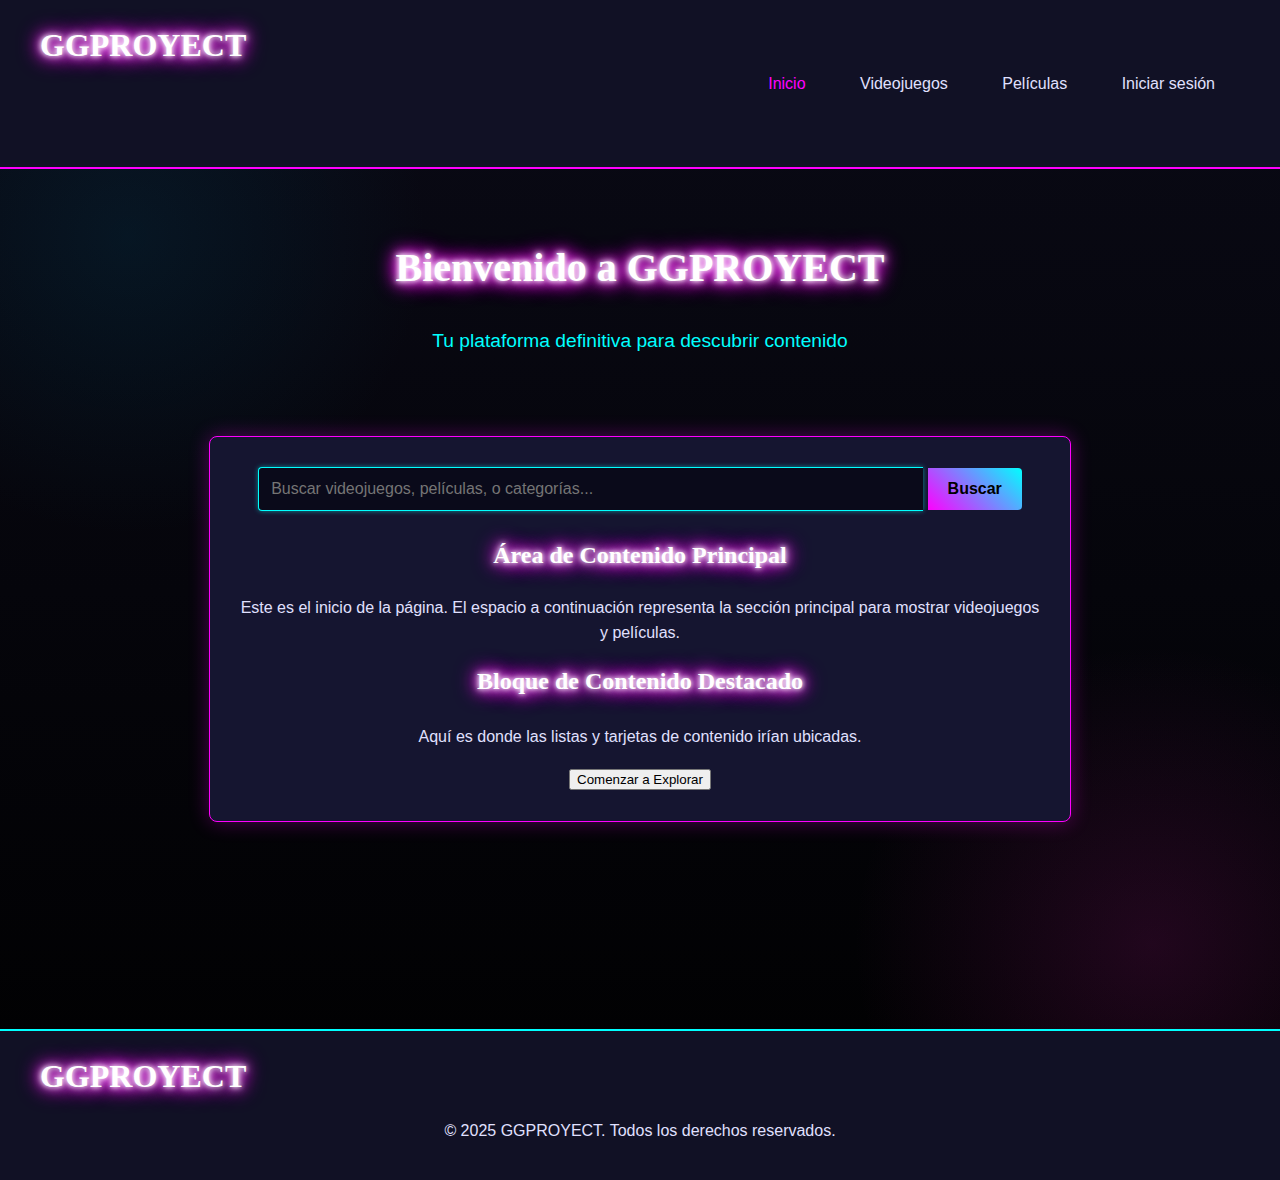
<file: index.html>
<!DOCTYPE html>
<html lang="es">
<head>
    <meta charset="UTF-8">
    <meta name="viewport" content="width=device-width, initial-scale=1.0">
    <title>Inicio | GGPROYECT</title>
    <link rel="stylesheet" href="css/css_general.css">
    
</head>
<body>
    
    <header>
        <div class="logo">GGPROYECT</div>
        
        <nav>
             <a href="index.html"style="color: #ff00ff;">Inicio</a>
            <a href="html/lista_juegos.html" >Videojuegos</a>
            <a href="html/lista_peliculas.html">Películas</a>
            <a href="html/login.html">Iniciar sesión</a>
        </nav>
    </header>
    
    <div class="main-content">
        <div class="hero-section">
            <h1 class="hero-title">Bienvenido a GGPROYECT</h1>
            <p class="hero-subtitle">Tu plataforma definitiva para descubrir contenido</p>
        </div>
        
        <div class="simple-content-box">
            
            <div class="search-container">
                <input id="buscar" type="text" class="search-input" placeholder="Buscar videojuegos, películas, o categorías...">
                <button id ="boton_busqueda" class="search-button">Buscar</button>
            </div>
            
            <h2>Área de Contenido Principal</h2>
            <p>Este es el inicio de la página. El espacio a continuación representa la sección principal para mostrar videojuegos y películas.</p>
            
            <div class="search-container-down">
                <h3 class="highlight-text">Bloque de Contenido Destacado</h3>
                <p>Aquí es donde las listas y tarjetas de contenido irían ubicadas.</p>
                <button class="submit-btn-principal">Comenzar a Explorar</button>
            </div>
        </div>
        
    </div>
    
    <footer>
        <div class="footer-content">
            <div class="logo">GGPROYECT</div>
            <p>&copy; 2025 GGPROYECT. Todos los derechos reservados.</p>
        </div>
    </footer>
    <script src="javascript/Untitled-1.js"></script>
</body>

</html>
</file>
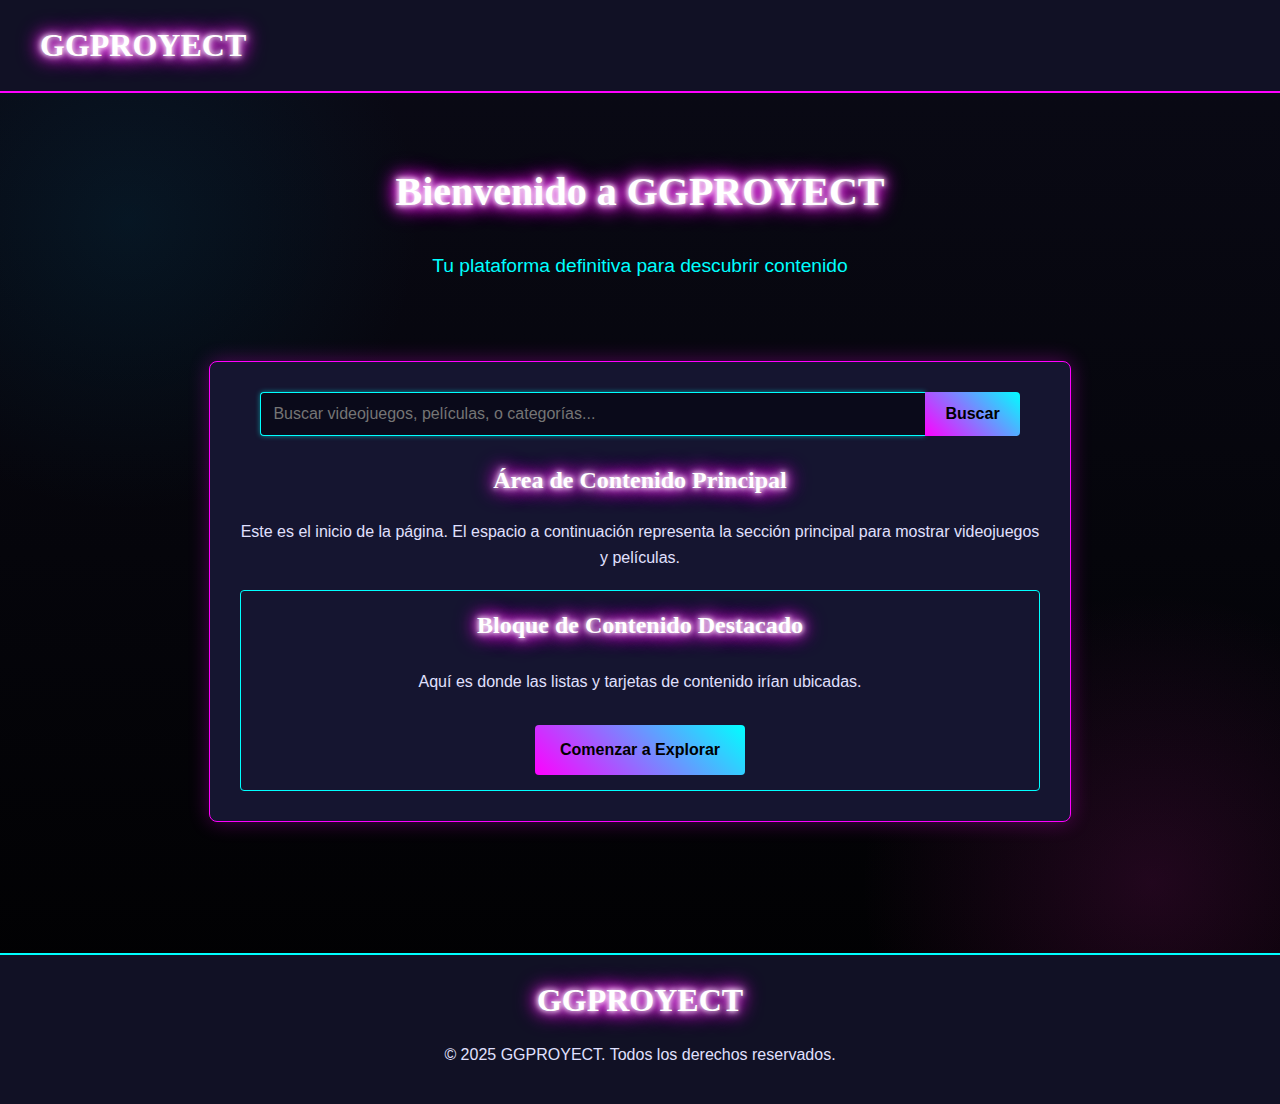
<file: Proyecto/index.html>
<!DOCTYPE html>
<html lang="es">
<head>
    <meta charset="UTF-8">
    <meta name="viewport" content="width=device-width, initial-scale=1.0">
    <title>Inicio | GGPROYECT</title>
    
    <style>
        /* Estilos base tomados de CSS.css */
        body {
            font-family: Arial, sans-serif; /* Fuente base */
            background-color: blue;
            color: #e0e0ff;
            line-height: 1.6;
            overflow-x: hidden;
            background-image: 
                radial-gradient(circle at 10% 20%, rgba(0, 79, 107, 0.2) 0%, transparent 20%),
                radial-gradient(circle at 90% 80%, rgba(158, 25, 129, 0.2) 0%, transparent 20%),
                linear-gradient(to bottom, #0a0a16, #000000);
            margin: 0;
            padding: 0;
        }
        
        header {
            background: #111125;
            padding: 20px;
            text-align: left;
            border-bottom: 2px solid #ff00ff;
            display: flex;
            align-items: center;
            justify-content: flex-start;
        }
        
        /* ESTILO PARA TEXTOS DESTACADOS (simulando la fuente de "Crear Cuenta") */
        /* Se usa una fuente de tipo Serif (como la de la imagen) y se aplica el efecto neón. */
        .highlight-text {
            font-family: "Times New Roman", Times, serif; /* Fuente más formal/seriada */
            color: #ffffff; /* Color de base blanco */
            /* Efecto neón: Sombra blanca suave y sombra rosa/magenta intensa */
            text-shadow: 
                0 0 5px #ffffff,
                0 0 10px #ffffff,
                0 0 15px #ff00ff,
                0 0 20px #ff00ff,
                0 0 25px #ff00ff;
        }

        .logo {
            font-size: 2rem;
            font-weight: bold;
            padding-left: 20px;
        }
        
        /* Aplicación del estilo a elementos clave */
        .logo, .hero-title, .simple-content-box h2 {
            /* Aplica el estilo de fuente y neón a los textos principales */
            color: #ffffff; /* Asegura el color blanco de base */
            text-shadow: 
                0 0 5px #ffffff,
                0 0 10px #ffffff,
                0 0 15px #ff00ff,
                0 0 20px #ff00ff,
                0 0 25px #ff00ff;
            font-family: "Times New Roman", Times, serif;
        }
        /* Fin de aplicación de estilo destacado */

        /* Estilos de layout para centrar el contenido (según el boceto) */
        .main-content {
            display: flex;
            flex-direction: column;
            align-items: center; 
            text-align: center;
            padding: 40px 20px;
            min-height: calc(100vh - 120px); 
        }
        
        .hero-section {
            margin-bottom: 30px;
        }

        .hero-title {
            font-size: 2.5rem;
        }

        .hero-subtitle {
            font-size: 1.2rem;
            color: #00ffff;
            font-family: Arial, sans-serif; /* Deja el subtítulo en fuente simple */
            text-shadow: none;
        }
        
        /* Contenedor que simula el área central del boceto */
        .simple-content-box {
            background: #151530; 
            border: 1px solid #ff00ff;
            border-radius: 8px;
            padding: 30px;
            width: 90%;
            max-width: 800px; 
            box-shadow: 0 0 20px rgba(255, 0, 255, 0.3);
            margin-top: 30px;
        }

        .simple-content-box h2 {
            margin-top: 0;
            margin-bottom: 20px;
        }
        
        /* Estilos de la barra de búsqueda */
        .search-container {
            margin-bottom: 25px;
            width: 100%;
            display: flex;
            justify-content: center;
        }

        .search-input {
            width: 80%;
            padding: 12px;
            background: #0a0a1a;
            border: 1px solid #00ffff;
            border-right: none;
            border-radius: 4px 0 0 4px;
            color: #fff;
            font-size: 1rem;
            box-shadow: 0 0 5px rgba(0, 255, 255, 0.5);
            font-family: Arial, sans-serif;
        }

        .search-input:focus {
            outline: none;
            border-color: #ff00ff;
            box-shadow: 0 0 8px rgba(255, 0, 255, 0.5);
        }

        .search-button {
            padding: 12px 20px;
            background: linear-gradient(45deg, #ff00ff, #00ffff);
            color: #000;
            border: none;
            border-radius: 0 4px 4px 0;
            font-weight: bold;
            font-size: 1rem;
            cursor: pointer;
            font-family: Arial, sans-serif;
        }
        
        .search-button:hover {
            opacity: 0.9;
        }
        
        /* Estilos del botón/enlace para consistencia visual */
        .submit-btn {
            display: inline-block;
            padding: 12px 25px;
            background: linear-gradient(45deg, #ff00ff, #00ffff);
            color: #000;
            border: none;
            border-radius: 4px;
            font-weight: bold;
            font-size: 1rem;
            text-decoration: none;
            cursor: pointer;
            margin-top: 15px;
            font-family: Arial, sans-serif;
        }
        
        .submit-btn:hover {
            opacity: 0.9;
        }

        /* Footer styles */
        footer {
            background: #111125;
            padding: 20px;
            border-top: 2px solid #00ffff;
            text-align: center;
        }
        .footer-content {
            max-width: 1200px;
            margin: 0 auto;
        }
        footer .logo {
             padding: 0;
             margin-bottom: 5px;
        }
    </style>
</head>
<body>
    <header>
        <div class="logo">GGPROYECT</div>
    </header>
    
    <div class="main-content">
        <div class="hero-section">
            <h1 class="hero-title">Bienvenido a GGPROYECT</h1>
            <p class="hero-subtitle">Tu plataforma definitiva para descubrir contenido</p>
        </div>
        
        <div class="simple-content-box">
            
            <div class="search-container">
                <input type="text" class="search-input" placeholder="Buscar videojuegos, películas, o categorías...">
                <button class="search-button">Buscar</button>
            </div>
            
            <h2>Área de Contenido Principal</h2>
            <p>Este es el inicio de la página. El espacio a continuación representa la sección principal para mostrar videojuegos y películas.</p>
            
            <div style="margin-top: 20px; border: 1px solid #00ffff; padding: 15px; border-radius: 4px;">
                <h3 class="highlight-text" style="font-size: 1.5rem; margin-top: 0;">Bloque de Contenido Destacado</h3>
                <p>Aquí es donde las listas y tarjetas de contenido irían ubicadas.</p>
                <div class="submit-btn">Comenzar a Explorar</div>
            </div>
        </div>
        
    </div>
    
    <footer>
        <div class="footer-content">
            <div class="logo">GGPROYECT</div>
            <p>&copy; 2025 GGPROYECT. Todos los derechos reservados.</p>
        </div>
    </footer>
</body>
</html>
</file>
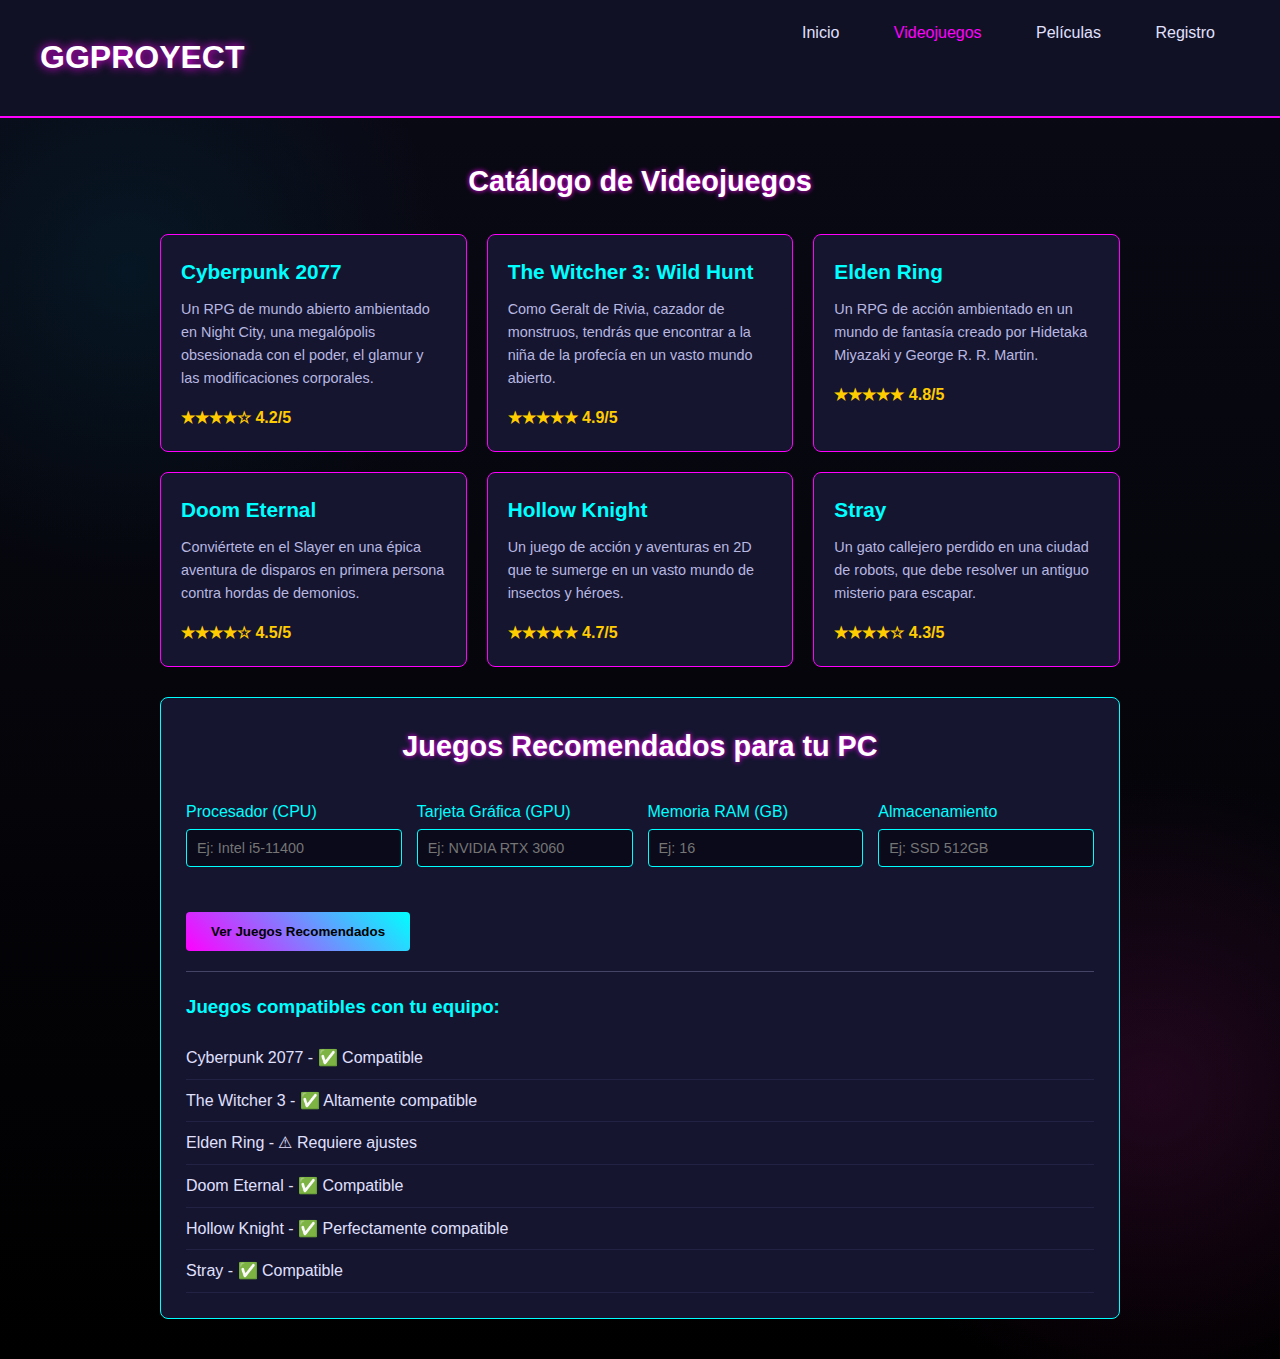
<file: html/lista_juegos.html>
<!DOCTYPE html>
<html lang="es">
<head>
    <meta charset="UTF-8">
    <meta name="viewport" content="width=device-width, initial-scale=1.0">
    <title>Videojuegos | GGPROYECT</title>
    <link rel="stylesheet" href="../css/listas.css">
   
</head>
<body>
    <header>
        <div class="logo">GGPROYECT</div>
        <nav>
            <a href="..\index.html">Inicio</a>
            <a href="lista_juegos.html" style="color: #ff00ff;">Videojuegos</a>
            <a href="lista_peliculas.html">Películas</a>
            <a href="login.html">Registro</a>
        </nav>
    </header>
    
    <div class="main-content">
        <h2 class="section-title">Catálogo de Videojuegos</h2>
        
        <div class="games-grid">
            <div class="game-card">
                <h3 class="game-title">Cyberpunk 2077</h3>
                <p class="game-description">Un RPG de mundo abierto ambientado en Night City, una megalópolis obsesionada con el poder, el glamur y las modificaciones corporales.</p>
                <div class="game-rating">★★★★☆ 4.2/5</div>
            </div>
            
            <div class="game-card">
                <h3 class="game-title">The Witcher 3: Wild Hunt</h3>
                <p class="game-description">Como Geralt de Rivia, cazador de monstruos, tendrás que encontrar a la niña de la profecía en un vasto mundo abierto.</p>
                <div class="game-rating">★★★★★ 4.9/5</div>
            </div>
            
            <div class="game-card">
                <h3 class="game-title">Elden Ring</h3>
                <p class="game-description">Un RPG de acción ambientado en un mundo de fantasía creado por Hidetaka Miyazaki y George R. R. Martin.</p>
                <div class="game-rating">★★★★★ 4.8/5</div>
            </div>
            
            <div class="game-card">
                <h3 class="game-title">Doom Eternal</h3>
                <p class="game-description">Conviértete en el Slayer en una épica aventura de disparos en primera persona contra hordas de demonios.</p>
                <div class="game-rating">★★★★☆ 4.5/5</div>
            </div>
            
            <div class="game-card">
                <h3 class="game-title">Hollow Knight</h3>
                <p class="game-description">Un juego de acción y aventuras en 2D que te sumerge en un vasto mundo de insectos y héroes.</p>
                <div class="game-rating">★★★★★ 4.7/5</div>
            </div>
            
            <div class="game-card">
                <h3 class="game-title">Stray</h3>
                <p class="game-description">Un gato callejero perdido en una ciudad de robots, que debe resolver un antiguo misterio para escapar.</p>
                <div class="game-rating">★★★★☆ 4.3/5</div>
            </div>
        </div>
        
        <div class="pc-recommendations">
            <h2 class="section-title">Juegos Recomendados para tu PC</h2>
            
            <div class="specs-form">
                <div class="form-group">
                    <label for="cpu">Procesador (CPU)</label>
                    <input type="text" id="cpu" class="form-control" placeholder="Ej: Intel i5-11400">
                </div>
                
                <div class="form-group">
                    <label for="gpu">Tarjeta Gráfica (GPU)</label>
                    <input type="text" id="gpu" class="form-control" placeholder="Ej: NVIDIA RTX 3060">
                </div>
                
                <div class="form-group">
                    <label for="ram">Memoria RAM (GB)</label>
                    <input type="number" id="ram" class="form-control" placeholder="Ej: 16">
                </div>
                
                <div class="form-group">
                    <label for="storage">Almacenamiento</label>
                    <input type="text" id="storage" class="form-control" placeholder="Ej: SSD 512GB">
                </div>
            </div>
            
            <button class="submit-btn">Ver Juegos Recomendados</button>
            
            <div class="recommended-games">
                <h3 >Juegos compatibles con tu equipo:</h3>
                <ul class="recommended-list">
                    <li>Cyberpunk 2077 - ✅ Compatible</li>
                    <li>The Witcher 3 - ✅ Altamente compatible</li>
                    <li>Elden Ring - ⚠ Requiere ajustes</li>
                    <li>Doom Eternal - ✅ Compatible</li>
                    <li>Hollow Knight - ✅ Perfectamente compatible</li>
                    <li>Stray - ✅ Compatible</li>
                </ul>
            </div>
        </div>
    </div>
    
    

   
</body>
</html>
</file>
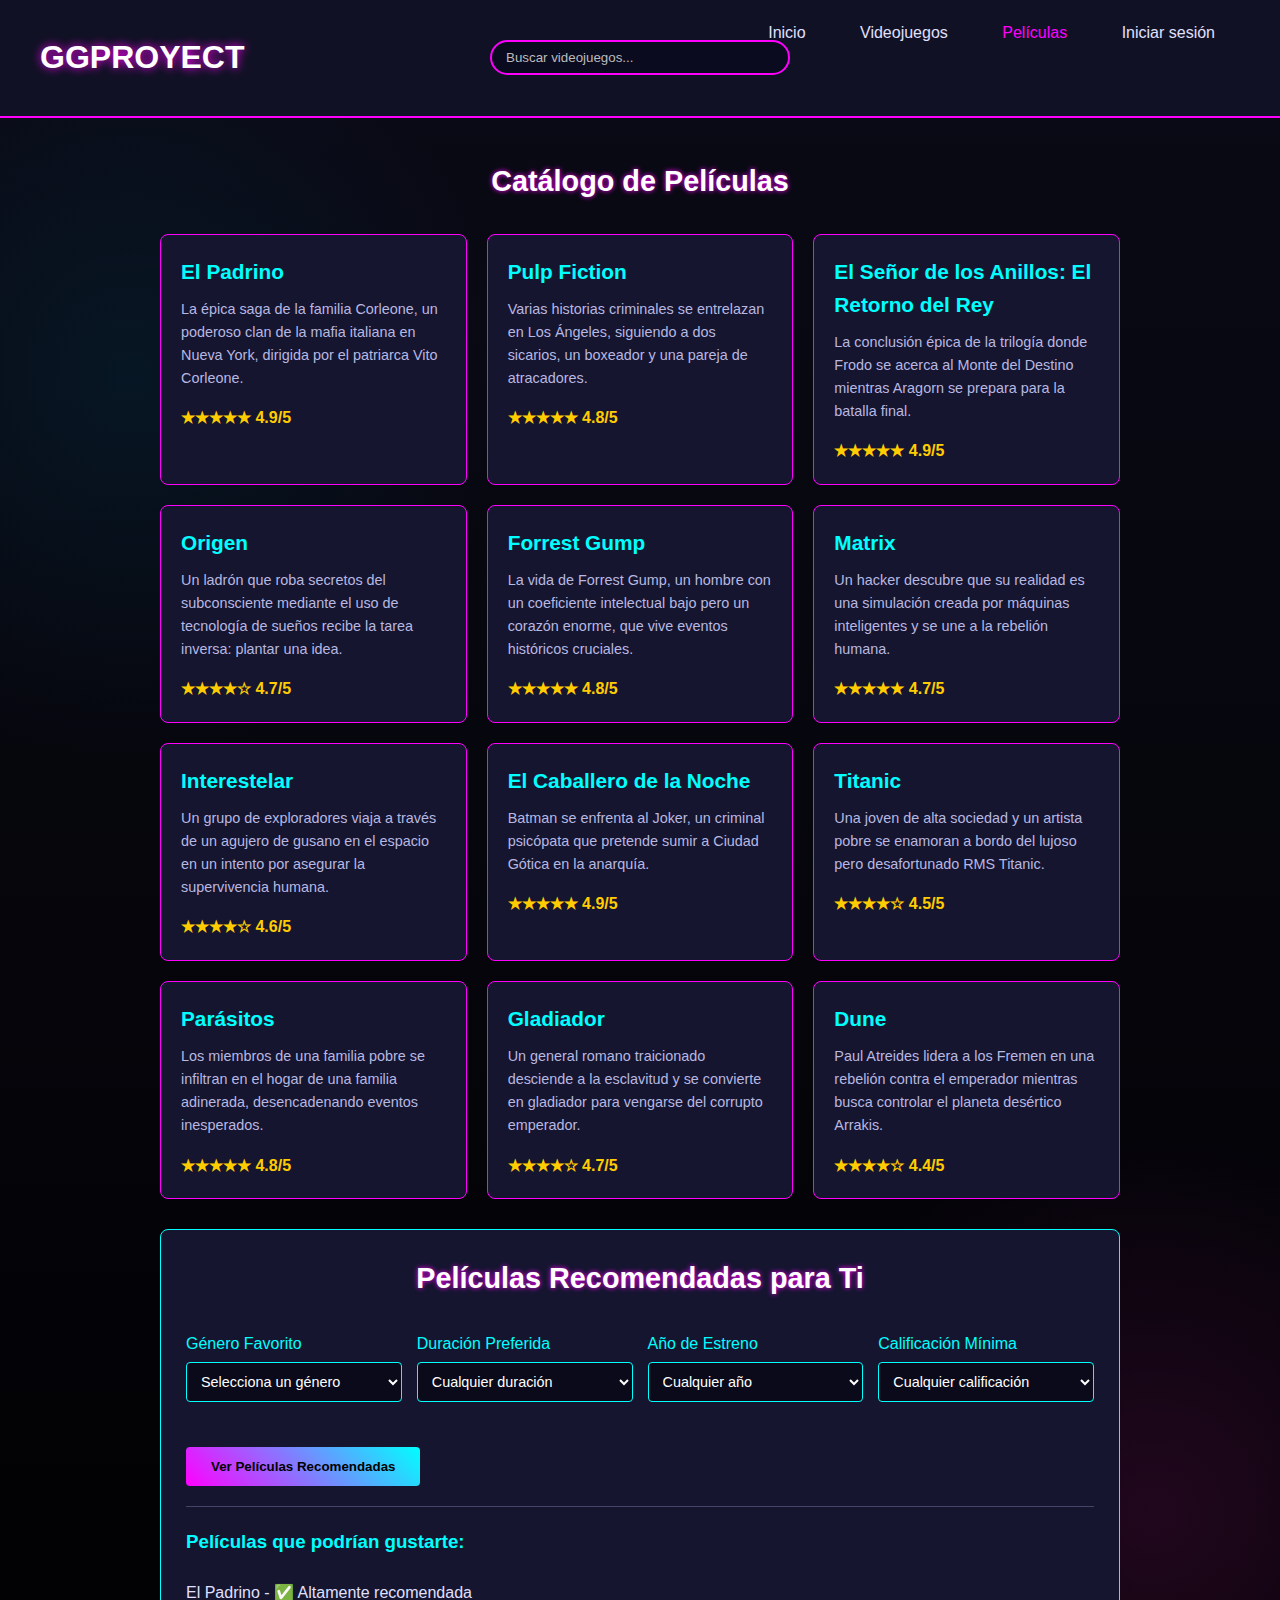
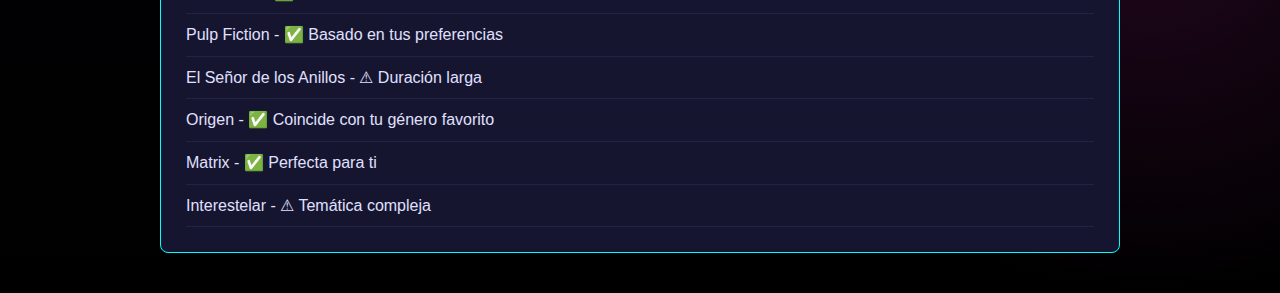
<file: html/lista_peliculas.html>
<!DOCTYPE html>
<html lang="es">
<head>
    <meta charset="UTF-8">
    <meta name="viewport" content="width=device-width, initial-scale=1.0">
    <title>Películas | GGPROYECT</title>
    <link rel="stylesheet" href="../css/listas.css">
   <script src="../javascript/Untitled-1.js"></script>
</head>
<body>
    <header>
        <div class="logo">GGPROYECT</div>
 <div class="buscador-container">
        <input type="text" id="buscador" placeholder="Buscar videojuegos...">
    </div>

        <nav>
            <a href="..\index.html">Inicio</a>
            <a href="lista_juegos.html">Videojuegos</a>
            <a href="lista_peliculas.html" style="color: #ff00ff;">Películas</a>
           <a href="login.html">Iniciar sesión</a>
        </nav>
    </header>
    
    <div class="main-content">
        <h2 class="section-title">Catálogo de Películas</h2>
        
        <div class="games-grid">
            <div class="game-card">
                <h3 class="game-title">El Padrino</h3>
                <p class="game-description">La épica saga de la familia Corleone, un poderoso clan de la mafia italiana en Nueva York, dirigida por el patriarca Vito Corleone.</p>
                <div class="game-rating">★★★★★ 4.9/5</div>
            </div>
            
            <div class="game-card">
                <h3 class="game-title">Pulp Fiction</h3>
                <p class="game-description">Varias historias criminales se entrelazan en Los Ángeles, siguiendo a dos sicarios, un boxeador y una pareja de atracadores.</p>
                <div class="game-rating">★★★★★ 4.8/5</div>
            </div>
            
            <div class="game-card">
                <h3 class="game-title">El Señor de los Anillos: El Retorno del Rey</h3>
                <p class="game-description">La conclusión épica de la trilogía donde Frodo se acerca al Monte del Destino mientras Aragorn se prepara para la batalla final.</p>
                <div class="game-rating">★★★★★ 4.9/5</div>
            </div>
            
            <div class="game-card">
                <h3 class="game-title">Origen</h3>
                <p class="game-description">Un ladrón que roba secretos del subconsciente mediante el uso de tecnología de sueños recibe la tarea inversa: plantar una idea.</p>
                <div class="game-rating">★★★★☆ 4.7/5</div>
            </div>
            
            <div class="game-card">
                <h3 class="game-title">Forrest Gump</h3>
                <p class="game-description">La vida de Forrest Gump, un hombre con un coeficiente intelectual bajo pero un corazón enorme, que vive eventos históricos cruciales.</p>
                <div class="game-rating">★★★★★ 4.8/5</div>
            </div>
            
            <div class="game-card">
                <h3 class="game-title">Matrix</h3>
                <p class="game-description">Un hacker descubre que su realidad es una simulación creada por máquinas inteligentes y se une a la rebelión humana.</p>
                <div class="game-rating">★★★★★ 4.7/5</div>
            </div>
            
            <div class="game-card">
                <h3 class="game-title">Interestelar</h3>
                <p class="game-description">Un grupo de exploradores viaja a través de un agujero de gusano en el espacio en un intento por asegurar la supervivencia humana.</p>
                <div class="game-rating">★★★★☆ 4.6/5</div>
            </div>
            
            <div class="game-card">
                <h3 class="game-title">El Caballero de la Noche</h3>
                <p class="game-description">Batman se enfrenta al Joker, un criminal psicópata que pretende sumir a Ciudad Gótica en la anarquía.</p>
                <div class="game-rating">★★★★★ 4.9/5</div>
            </div>
            
            <div class="game-card">
                <h3 class="game-title">Titanic</h3>
                <p class="game-description">Una joven de alta sociedad y un artista pobre se enamoran a bordo del lujoso pero desafortunado RMS Titanic.</p>
                <div class="game-rating">★★★★☆ 4.5/5</div>
            </div>
            
            <div class="game-card">
                <h3 class="game-title">Parásitos</h3>
                <p class="game-description">Los miembros de una familia pobre se infiltran en el hogar de una familia adinerada, desencadenando eventos inesperados.</p>
                <div class="game-rating">★★★★★ 4.8/5</div>
            </div>
            
            <div class="game-card">
                <h3 class="game-title">Gladiador</h3>
                <p class="game-description">Un general romano traicionado desciende a la esclavitud y se convierte en gladiador para vengarse del corrupto emperador.</p>
                <div class="game-rating">★★★★☆ 4.7/5</div>
            </div>
            
            <div class="game-card">
                <h3 class="game-title">Dune</h3>
                <p class="game-description">Paul Atreides lidera a los Fremen en una rebelión contra el emperador mientras busca controlar el planeta desértico Arrakis.</p>
                <div class="game-rating">★★★★☆ 4.4/5</div>
            </div>
        </div>
        
        <div class="pc-recommendations">
            <h2 class="section-title">Películas Recomendadas para Ti</h2>
            
            <div class="specs-form">
                <div class="form-group">
                    <label for="genre">Género Favorito</label>
                    <select id="genre" class="form-control">
                        <option value="">Selecciona un género</option>
                        <option value="accion">Acción</option>
                        <option value="drama">Drama</option>
                        <option value="ciencia_ficcion">Ciencia Ficción</option>
                        <option value="comedia">Comedia</option>
                        <option value="thriller">Thriller</option>
                        <option value="fantasia">Fantasía</option>
                    </select>
                </div>
                
                <div class="form-group">
                    <label for="duration">Duración Preferida</label>
                    <select id="duration" class="form-control">
                        <option value="">Cualquier duración</option>
                        <option value="corta">Menos de 90 min</option>
                        <option value="media">90-150 min</option>
                        <option value="larga">Más de 150 min</option>
                    </select>
                </div>
                
                <div class="form-group">
                    <label for="year">Año de Estreno</label>
                    <select id="year" class="form-control">
                        <option value="">Cualquier año</option>
                        <option value="nuevas">2010-2024</option>
                        <option value="clasicas">1990-2009</option>
                        <option value="antiguas">Antes de 1990</option>
                    </select>
                </div>
                
                <div class="form-group">
                    <label for="rating">Calificación Mínima</label>
                    <select id="rating" class="form-control">
                        <option value="">Cualquier calificación</option>
                        <option value="4.5">4.5+ estrellas</option>
                        <option value="4.0">4.0+ estrellas</option>
                        <option value="3.5">3.5+ estrellas</option>
                    </select>
                </div>
            </div>
            
            <button class="submit-btn">Ver Películas Recomendadas</button>
            
            <div class="recommended-games">
                <h3>Películas que podrían gustarte:</h3>
                <ul class="recommended-list">
                    <li>El Padrino - ✅ Altamente recomendada</li>
                    <li>Pulp Fiction - ✅ Basado en tus preferencias</li>
                    <li>El Señor de los Anillos - ⚠ Duración larga</li>
                    <li>Origen - ✅ Coincide con tu género favorito</li>
                    <li>Matrix - ✅ Perfecta para ti</li>
                    <li>Interestelar - ⚠ Temática compleja</li>
                </ul>
            </div>
        </div>
    </div>
</body>
</html>
</file>
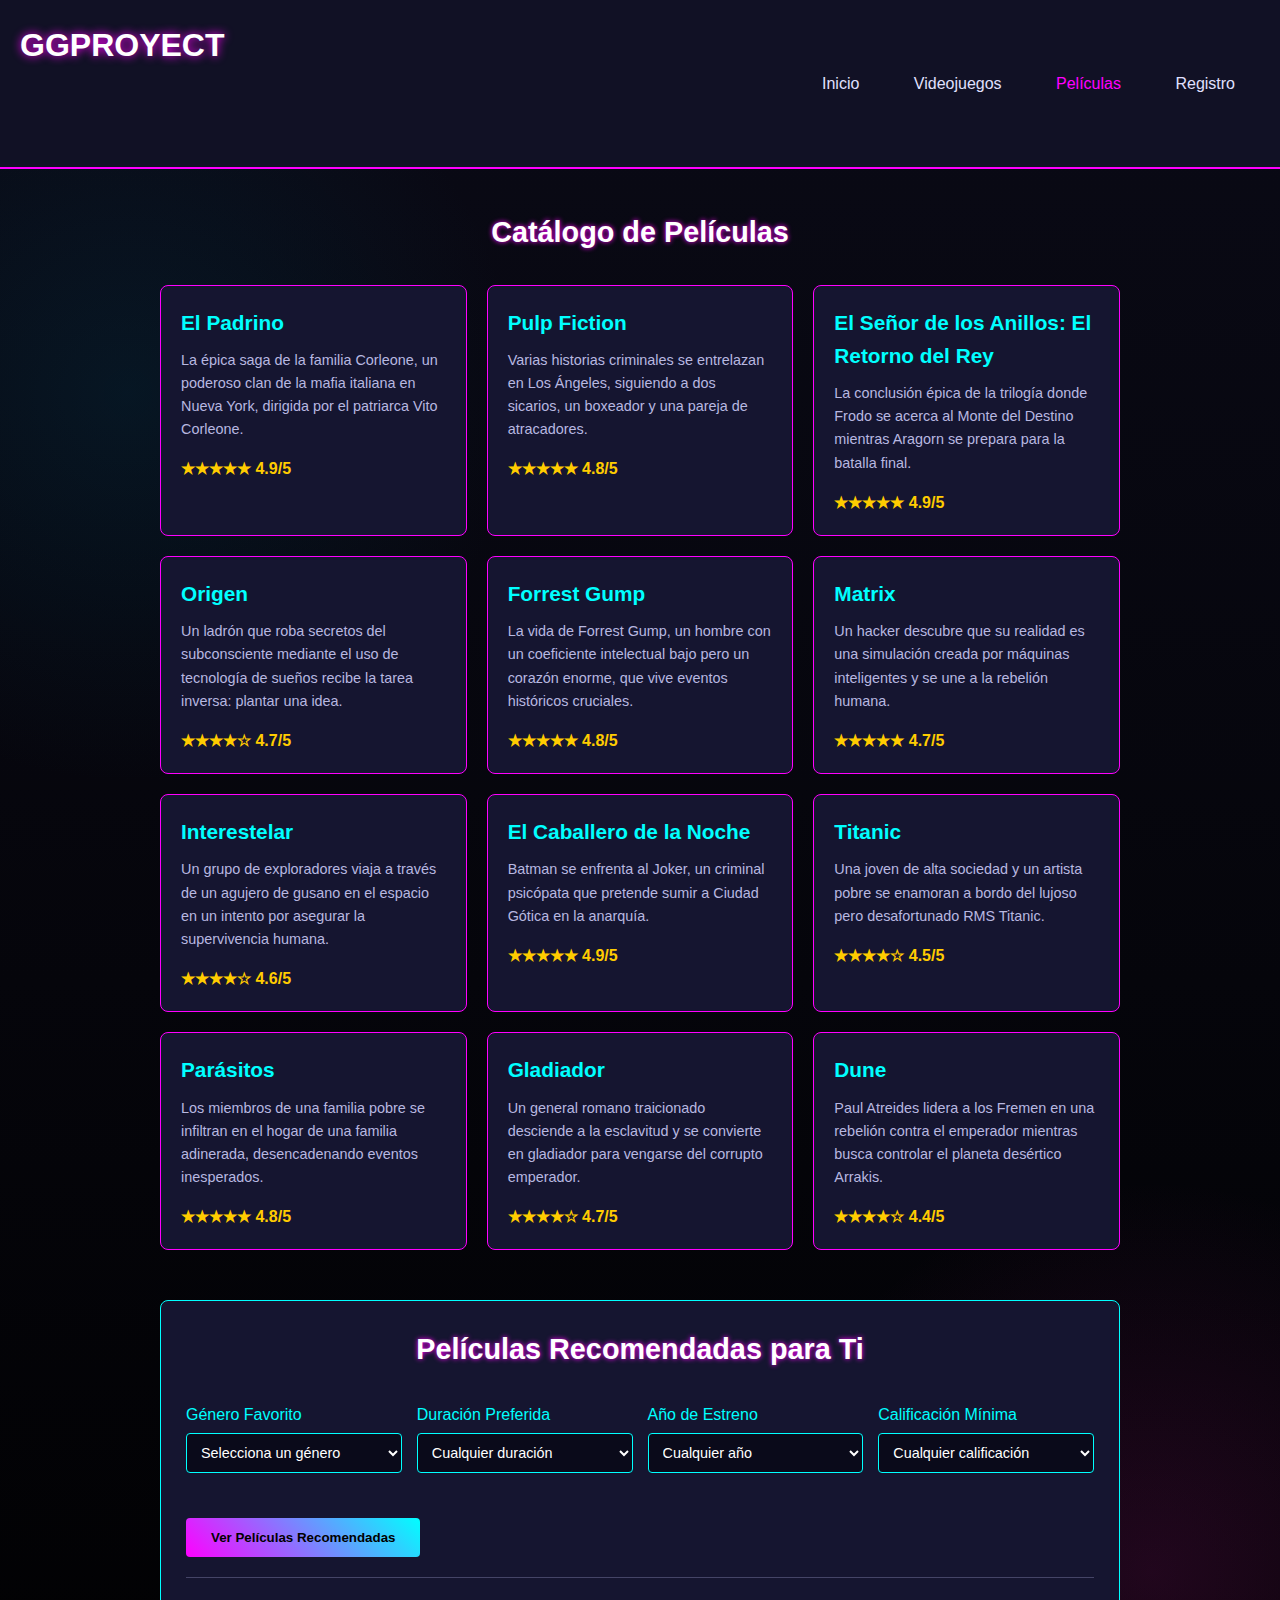
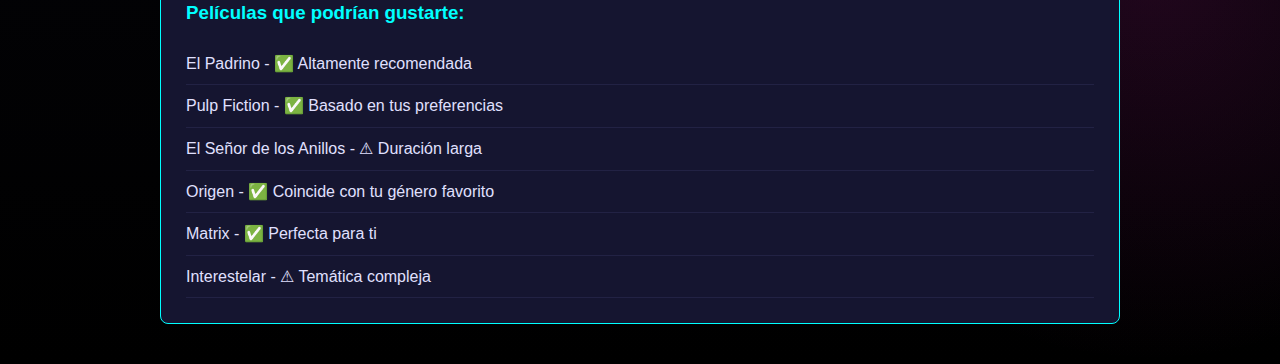
<file: html/lista_pelis.html>
<!DOCTYPE html>
<html lang="es">
<head>
    <meta charset="UTF-8">
    <meta name="viewport" content="width=device-width, initial-scale=1.0">
    <title>Películas | GGPROYECT</title>
    <link rel="stylesheet" href="../estilos/listas.css">
   
</head>
<body>
    <header>
        <div class="logo">GGPROYECT</div>
        <nav>
            <a href="..\index.html">Inicio</a>
            <a href="lista_vidj.html">Videojuegos</a>
            <a href="lista_pelis.html" style="color: #ff00ff;">Películas</a>
            <a href="login.html">Registro</a>
        </nav>
    </header>
    
    <div class="main-content">
        <h2 class="section-title">Catálogo de Películas</h2>
        
        <div class="games-grid">
            <div class="game-card">
                <h3 class="game-title">El Padrino</h3>
                <p class="game-description">La épica saga de la familia Corleone, un poderoso clan de la mafia italiana en Nueva York, dirigida por el patriarca Vito Corleone.</p>
                <div class="game-rating">★★★★★ 4.9/5</div>
            </div>
            
            <div class="game-card">
                <h3 class="game-title">Pulp Fiction</h3>
                <p class="game-description">Varias historias criminales se entrelazan en Los Ángeles, siguiendo a dos sicarios, un boxeador y una pareja de atracadores.</p>
                <div class="game-rating">★★★★★ 4.8/5</div>
            </div>
            
            <div class="game-card">
                <h3 class="game-title">El Señor de los Anillos: El Retorno del Rey</h3>
                <p class="game-description">La conclusión épica de la trilogía donde Frodo se acerca al Monte del Destino mientras Aragorn se prepara para la batalla final.</p>
                <div class="game-rating">★★★★★ 4.9/5</div>
            </div>
            
            <div class="game-card">
                <h3 class="game-title">Origen</h3>
                <p class="game-description">Un ladrón que roba secretos del subconsciente mediante el uso de tecnología de sueños recibe la tarea inversa: plantar una idea.</p>
                <div class="game-rating">★★★★☆ 4.7/5</div>
            </div>
            
            <div class="game-card">
                <h3 class="game-title">Forrest Gump</h3>
                <p class="game-description">La vida de Forrest Gump, un hombre con un coeficiente intelectual bajo pero un corazón enorme, que vive eventos históricos cruciales.</p>
                <div class="game-rating">★★★★★ 4.8/5</div>
            </div>
            
            <div class="game-card">
                <h3 class="game-title">Matrix</h3>
                <p class="game-description">Un hacker descubre que su realidad es una simulación creada por máquinas inteligentes y se une a la rebelión humana.</p>
                <div class="game-rating">★★★★★ 4.7/5</div>
            </div>
            
            <div class="game-card">
                <h3 class="game-title">Interestelar</h3>
                <p class="game-description">Un grupo de exploradores viaja a través de un agujero de gusano en el espacio en un intento por asegurar la supervivencia humana.</p>
                <div class="game-rating">★★★★☆ 4.6/5</div>
            </div>
            
            <div class="game-card">
                <h3 class="game-title">El Caballero de la Noche</h3>
                <p class="game-description">Batman se enfrenta al Joker, un criminal psicópata que pretende sumir a Ciudad Gótica en la anarquía.</p>
                <div class="game-rating">★★★★★ 4.9/5</div>
            </div>
            
            <div class="game-card">
                <h3 class="game-title">Titanic</h3>
                <p class="game-description">Una joven de alta sociedad y un artista pobre se enamoran a bordo del lujoso pero desafortunado RMS Titanic.</p>
                <div class="game-rating">★★★★☆ 4.5/5</div>
            </div>
            
            <div class="game-card">
                <h3 class="game-title">Parásitos</h3>
                <p class="game-description">Los miembros de una familia pobre se infiltran en el hogar de una familia adinerada, desencadenando eventos inesperados.</p>
                <div class="game-rating">★★★★★ 4.8/5</div>
            </div>
            
            <div class="game-card">
                <h3 class="game-title">Gladiador</h3>
                <p class="game-description">Un general romano traicionado desciende a la esclavitud y se convierte en gladiador para vengarse del corrupto emperador.</p>
                <div class="game-rating">★★★★☆ 4.7/5</div>
            </div>
            
            <div class="game-card">
                <h3 class="game-title">Dune</h3>
                <p class="game-description">Paul Atreides lidera a los Fremen en una rebelión contra el emperador mientras busca controlar el planeta desértico Arrakis.</p>
                <div class="game-rating">★★★★☆ 4.4/5</div>
            </div>
        </div>
        
        <div class="pc-recommendations">
            <h2 class="section-title">Películas Recomendadas para Ti</h2>
            
            <div class="specs-form">
                <div class="form-group">
                    <label for="genre">Género Favorito</label>
                    <select id="genre" class="form-control">
                        <option value="">Selecciona un género</option>
                        <option value="accion">Acción</option>
                        <option value="drama">Drama</option>
                        <option value="ciencia_ficcion">Ciencia Ficción</option>
                        <option value="comedia">Comedia</option>
                        <option value="thriller">Thriller</option>
                        <option value="fantasia">Fantasía</option>
                    </select>
                </div>
                
                <div class="form-group">
                    <label for="duration">Duración Preferida</label>
                    <select id="duration" class="form-control">
                        <option value="">Cualquier duración</option>
                        <option value="corta">Menos de 90 min</option>
                        <option value="media">90-150 min</option>
                        <option value="larga">Más de 150 min</option>
                    </select>
                </div>
                
                <div class="form-group">
                    <label for="year">Año de Estreno</label>
                    <select id="year" class="form-control">
                        <option value="">Cualquier año</option>
                        <option value="nuevas">2010-2024</option>
                        <option value="clasicas">1990-2009</option>
                        <option value="antiguas">Antes de 1990</option>
                    </select>
                </div>
                
                <div class="form-group">
                    <label for="rating">Calificación Mínima</label>
                    <select id="rating" class="form-control">
                        <option value="">Cualquier calificación</option>
                        <option value="4.5">4.5+ estrellas</option>
                        <option value="4.0">4.0+ estrellas</option>
                        <option value="3.5">3.5+ estrellas</option>
                    </select>
                </div>
            </div>
            
            <button class="submit-btn">Ver Películas Recomendadas</button>
            
            <div class="recommended-games">
                <h3>Películas que podrían gustarte:</h3>
                <ul class="recommended-list">
                    <li>El Padrino - ✅ Altamente recomendada</li>
                    <li>Pulp Fiction - ✅ Basado en tus preferencias</li>
                    <li>El Señor de los Anillos - ⚠ Duración larga</li>
                    <li>Origen - ✅ Coincide con tu género favorito</li>
                    <li>Matrix - ✅ Perfecta para ti</li>
                    <li>Interestelar - ⚠ Temática compleja</li>
                </ul>
            </div>
        </div>
    </div>
</body>
</html>
</file>
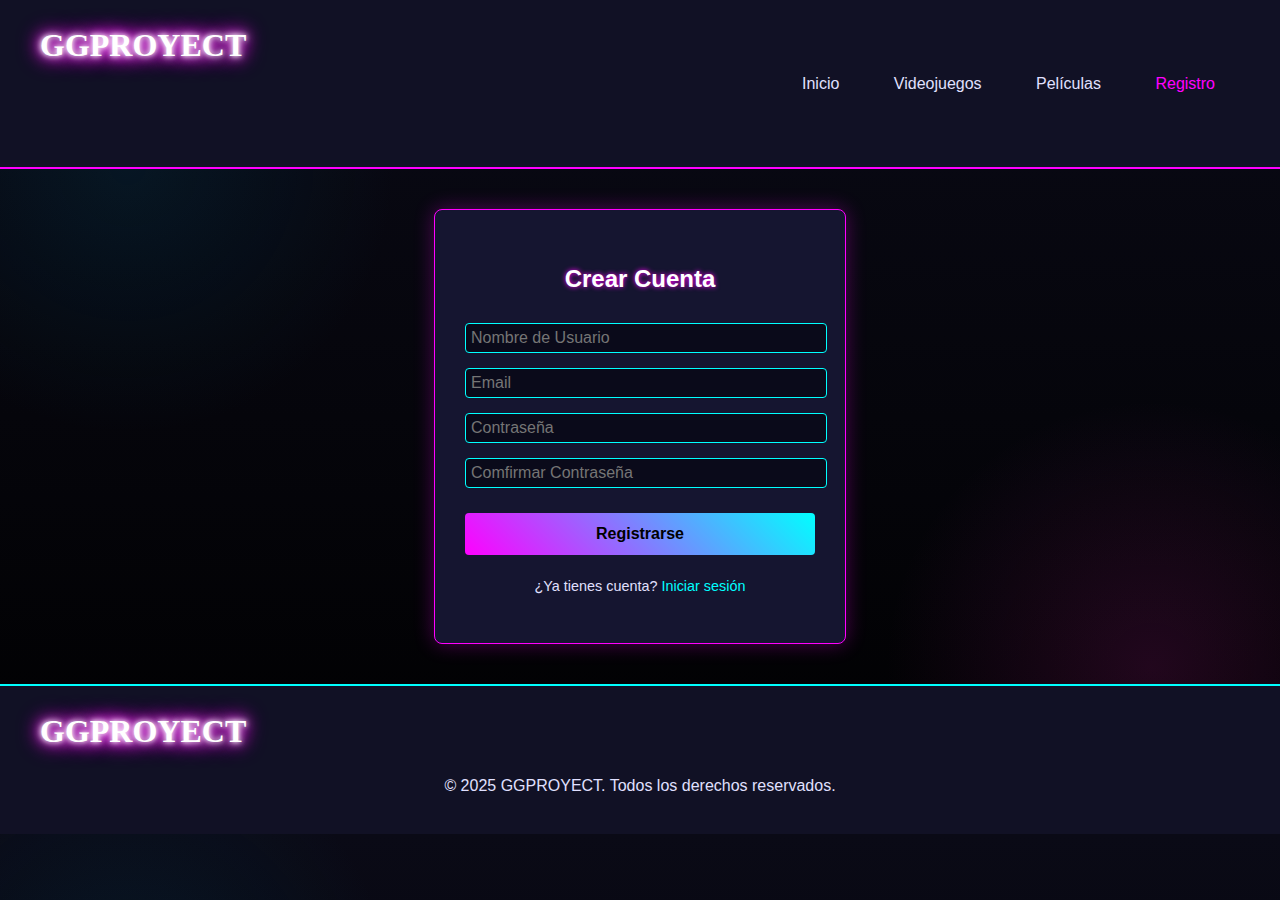
<file: html/login.html>
<!DOCTYPE html>
<html lang="es">
<head>
    <meta charset="UTF-8">
    <meta name="viewport" content="width=device-width, initial-scale=1.0">
    <title>Registro | GGPROYECT</title>
    <link rel="stylesheet" href="../css/css_general.css">
  
</head>
<body>
    <header>
         <div class="logo">GGPROYECT</div>
        <nav>
           <a href="..\index.html">Inicio</a>
            <a href="lista_vidj.html" >Videojuegos</a>
            <a href="lista_pelis.html">Películas</a>
            <a href="login.html" style="color: #ff00ff;">Registro</a>
        </nav>
    </header>
    
    <div class="register-container">
        <div class="register-box">
            <h2 class="register-title">Crear Cuenta</h2>
            <form id="registerForm">
                <div class="form-group">
                    <input type="text" class="form-control" placeholder="Nombre de Usuario" required>
                </div>
                
                <div class="form-group">
                    <input type="email" class="form-control" placeholder="Email" required>
                </div>
                
                <div class="form-group">
                    <input type="password" class="form-control" placeholder="Contraseña" required>
                </div>

                  <div class="form-group">
                    <input type="password" class="form-control" placeholder="Comfirmar Contraseña" required>
                </div>
                
                <button type="submit" class="submit-btn">Registrarse</button>
                
                <div class="login-link">
                    <p>¿Ya tienes cuenta? <a href="login.html">Iniciar sesión</a></p>
                </div>
            </form>
        </div>
    </div>

     <footer>
        <div class="footer-content">
            <div class="logo">GGPROYECT</div>
            <p>&copy; 2025 GGPROYECT. Todos los derechos reservados.</p>
        </div>
    </footer>
    
</body>
</html>
</file>
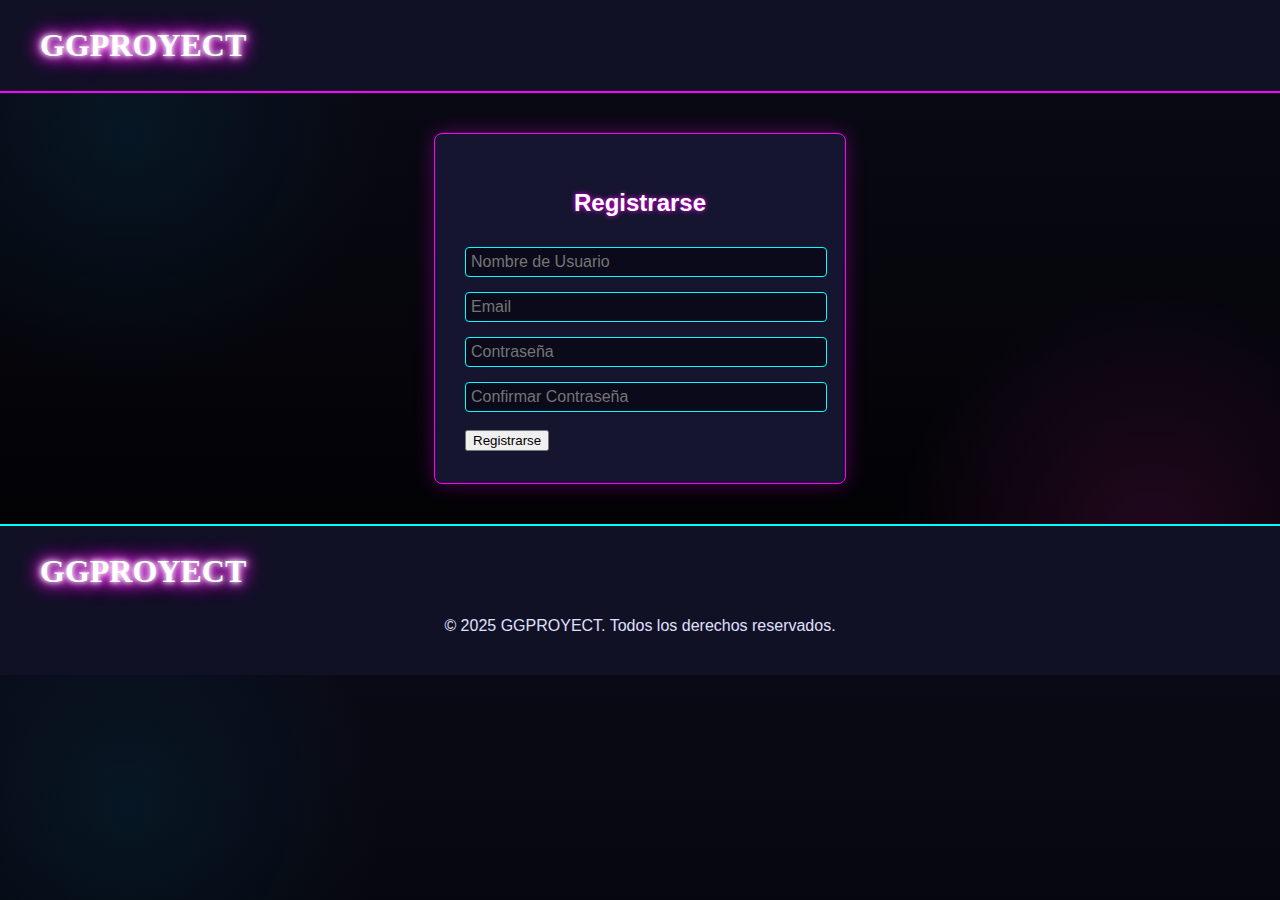
<file: html/register.html>
<!DOCTYPE html>
<html lang="es">
<head>
    <meta charset="UTF-8">
    <meta name="viewport" content="width=device-width, initial-scale=1.0">
    <title>Registro | GGPROYECT</title>
    <link rel="stylesheet" href="../css/css_general.css">
  <script src="../javascript/Untitled-1.js"></script>
</head>
<body>
    <header>
         <div class="logo">GGPROYECT</div>

        
    </header>
    
    <div class="register-container">
        <div class="register-box">
            <h2 class="register-title">Registrarse</h2>
            <form id="registerForm">
                <div class="form-group">
                    <input type="text" class="form-control" placeholder="Nombre de Usuario" required>
                </div>

                <div class="form-group">
                    <input type="email" class="form-control" placeholder="Email" required>
                </div>


                <div class="form-group">
                    <input type="password" class="form-control" placeholder="Contraseña" required>
                </div>

                 <div class="form-group">
                    <input type="password" class="form-control" placeholder="Confirmar Contraseña" required>
                </div>

                
                <button id="botonregistro" type="submit" class="submit-btn-principal">Registrarse</button>
                
                

            </form>
        </div>
    </div>

     <footer>
        <div class="footer-content">
            <div class="logo">GGPROYECT</div>
            <p>&copy; 2025 GGPROYECT. Todos los derechos reservados.</p>
        </div>
    </footer>
    
</body>
<script src="../javascript/Untitled-1.js"></script>

</html>
</file>
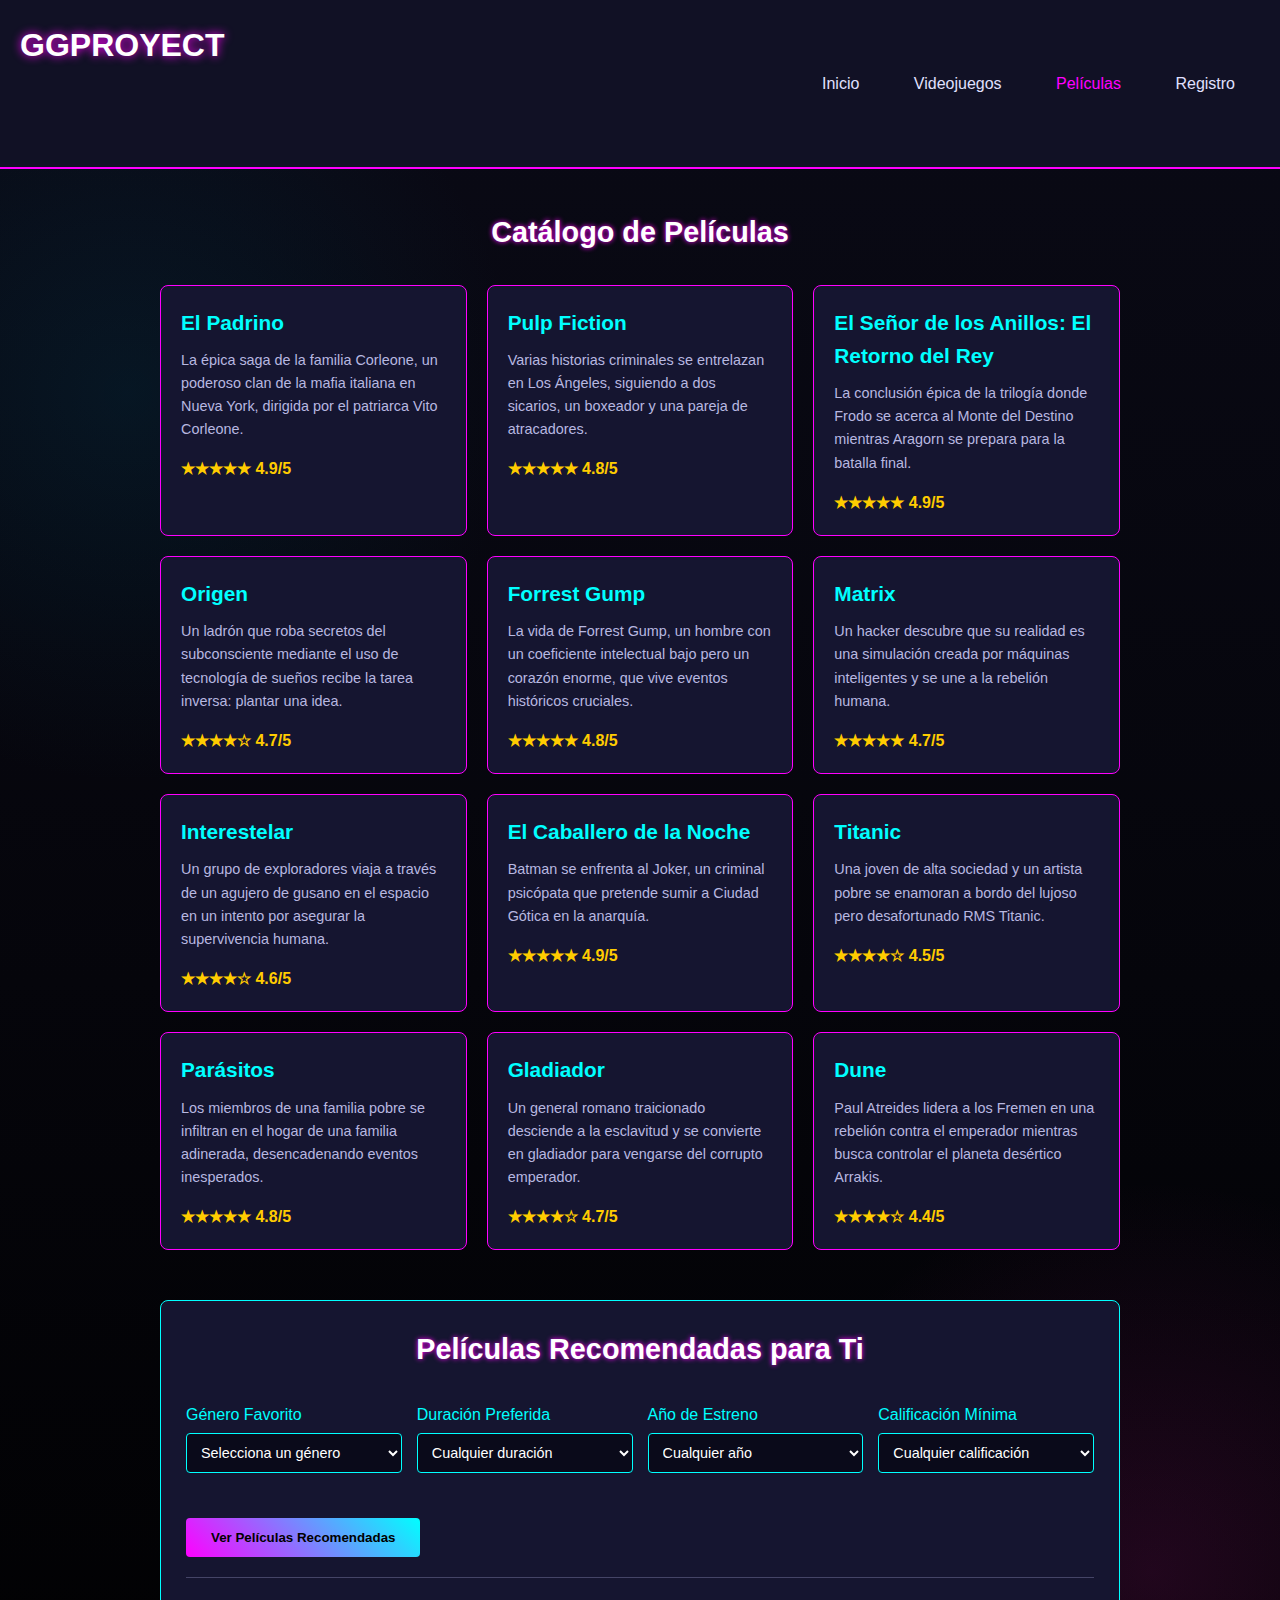
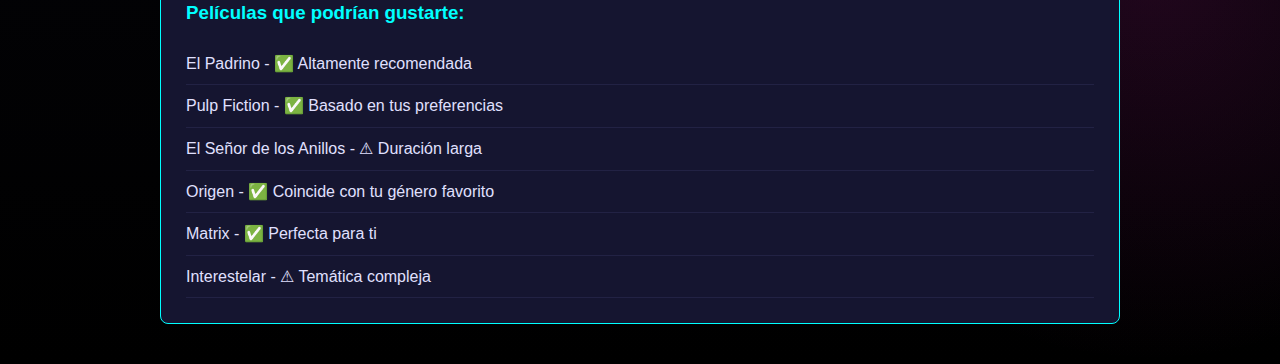
<file: Proyecto/lista_Películas.html>
<!DOCTYPE html>
<html lang="es">
<head>
    <meta charset="UTF-8">
    <meta name="viewport" content="width=device-width, initial-scale=1.0">
    <title>Películas | GGPROYECT</title>
    <link rel="stylesheet" href="Css_listas.css">
   
</head>
<body>
    <header>
        <div class="logo">GGPROYECT</div>
        <nav>
            <a href="index.html">Inicio</a>
            <a href="lista_Videojuegos.html">Videojuegos</a>
            <a href="peliculas.html" style="color: #ff00ff;">Películas</a>
            <a href="login.html">Registro</a>
        </nav>
    </header>
    
    <div class="main-content">
        <h2 class="section-title">Catálogo de Películas</h2>
        
        <div class="games-grid">
            <div class="game-card">
                <h3 class="game-title">El Padrino</h3>
                <p class="game-description">La épica saga de la familia Corleone, un poderoso clan de la mafia italiana en Nueva York, dirigida por el patriarca Vito Corleone.</p>
                <div class="game-rating">★★★★★ 4.9/5</div>
            </div>
            
            <div class="game-card">
                <h3 class="game-title">Pulp Fiction</h3>
                <p class="game-description">Varias historias criminales se entrelazan en Los Ángeles, siguiendo a dos sicarios, un boxeador y una pareja de atracadores.</p>
                <div class="game-rating">★★★★★ 4.8/5</div>
            </div>
            
            <div class="game-card">
                <h3 class="game-title">El Señor de los Anillos: El Retorno del Rey</h3>
                <p class="game-description">La conclusión épica de la trilogía donde Frodo se acerca al Monte del Destino mientras Aragorn se prepara para la batalla final.</p>
                <div class="game-rating">★★★★★ 4.9/5</div>
            </div>
            
            <div class="game-card">
                <h3 class="game-title">Origen</h3>
                <p class="game-description">Un ladrón que roba secretos del subconsciente mediante el uso de tecnología de sueños recibe la tarea inversa: plantar una idea.</p>
                <div class="game-rating">★★★★☆ 4.7/5</div>
            </div>
            
            <div class="game-card">
                <h3 class="game-title">Forrest Gump</h3>
                <p class="game-description">La vida de Forrest Gump, un hombre con un coeficiente intelectual bajo pero un corazón enorme, que vive eventos históricos cruciales.</p>
                <div class="game-rating">★★★★★ 4.8/5</div>
            </div>
            
            <div class="game-card">
                <h3 class="game-title">Matrix</h3>
                <p class="game-description">Un hacker descubre que su realidad es una simulación creada por máquinas inteligentes y se une a la rebelión humana.</p>
                <div class="game-rating">★★★★★ 4.7/5</div>
            </div>
            
            <div class="game-card">
                <h3 class="game-title">Interestelar</h3>
                <p class="game-description">Un grupo de exploradores viaja a través de un agujero de gusano en el espacio en un intento por asegurar la supervivencia humana.</p>
                <div class="game-rating">★★★★☆ 4.6/5</div>
            </div>
            
            <div class="game-card">
                <h3 class="game-title">El Caballero de la Noche</h3>
                <p class="game-description">Batman se enfrenta al Joker, un criminal psicópata que pretende sumir a Ciudad Gótica en la anarquía.</p>
                <div class="game-rating">★★★★★ 4.9/5</div>
            </div>
            
            <div class="game-card">
                <h3 class="game-title">Titanic</h3>
                <p class="game-description">Una joven de alta sociedad y un artista pobre se enamoran a bordo del lujoso pero desafortunado RMS Titanic.</p>
                <div class="game-rating">★★★★☆ 4.5/5</div>
            </div>
            
            <div class="game-card">
                <h3 class="game-title">Parásitos</h3>
                <p class="game-description">Los miembros de una familia pobre se infiltran en el hogar de una familia adinerada, desencadenando eventos inesperados.</p>
                <div class="game-rating">★★★★★ 4.8/5</div>
            </div>
            
            <div class="game-card">
                <h3 class="game-title">Gladiador</h3>
                <p class="game-description">Un general romano traicionado desciende a la esclavitud y se convierte en gladiador para vengarse del corrupto emperador.</p>
                <div class="game-rating">★★★★☆ 4.7/5</div>
            </div>
            
            <div class="game-card">
                <h3 class="game-title">Dune</h3>
                <p class="game-description">Paul Atreides lidera a los Fremen en una rebelión contra el emperador mientras busca controlar el planeta desértico Arrakis.</p>
                <div class="game-rating">★★★★☆ 4.4/5</div>
            </div>
        </div>
        
        <div class="pc-recommendations">
            <h2 class="section-title">Películas Recomendadas para Ti</h2>
            
            <div class="specs-form">
                <div class="form-group">
                    <label for="genre">Género Favorito</label>
                    <select id="genre" class="form-control">
                        <option value="">Selecciona un género</option>
                        <option value="accion">Acción</option>
                        <option value="drama">Drama</option>
                        <option value="ciencia_ficcion">Ciencia Ficción</option>
                        <option value="comedia">Comedia</option>
                        <option value="thriller">Thriller</option>
                        <option value="fantasia">Fantasía</option>
                    </select>
                </div>
                
                <div class="form-group">
                    <label for="duration">Duración Preferida</label>
                    <select id="duration" class="form-control">
                        <option value="">Cualquier duración</option>
                        <option value="corta">Menos de 90 min</option>
                        <option value="media">90-150 min</option>
                        <option value="larga">Más de 150 min</option>
                    </select>
                </div>
                
                <div class="form-group">
                    <label for="year">Año de Estreno</label>
                    <select id="year" class="form-control">
                        <option value="">Cualquier año</option>
                        <option value="nuevas">2010-2024</option>
                        <option value="clasicas">1990-2009</option>
                        <option value="antiguas">Antes de 1990</option>
                    </select>
                </div>
                
                <div class="form-group">
                    <label for="rating">Calificación Mínima</label>
                    <select id="rating" class="form-control">
                        <option value="">Cualquier calificación</option>
                        <option value="4.5">4.5+ estrellas</option>
                        <option value="4.0">4.0+ estrellas</option>
                        <option value="3.5">3.5+ estrellas</option>
                    </select>
                </div>
            </div>
            
            <button class="submit-btn">Ver Películas Recomendadas</button>
            
            <div class="recommended-games">
                <h3 style="color: #00ffff; margin-bottom: 15px;">Películas que podrían gustarte:</h3>
                <ul class="recommended-list">
                    <li>El Padrino - ✅ Altamente recomendada</li>
                    <li>Pulp Fiction - ✅ Basado en tus preferencias</li>
                    <li>El Señor de los Anillos - ⚠ Duración larga</li>
                    <li>Origen - ✅ Coincide con tu género favorito</li>
                    <li>Matrix - ✅ Perfecta para ti</li>
                    <li>Interestelar - ⚠ Temática compleja</li>
                </ul>
            </div>
        </div>
    </div>
</body>
</html>
</file>
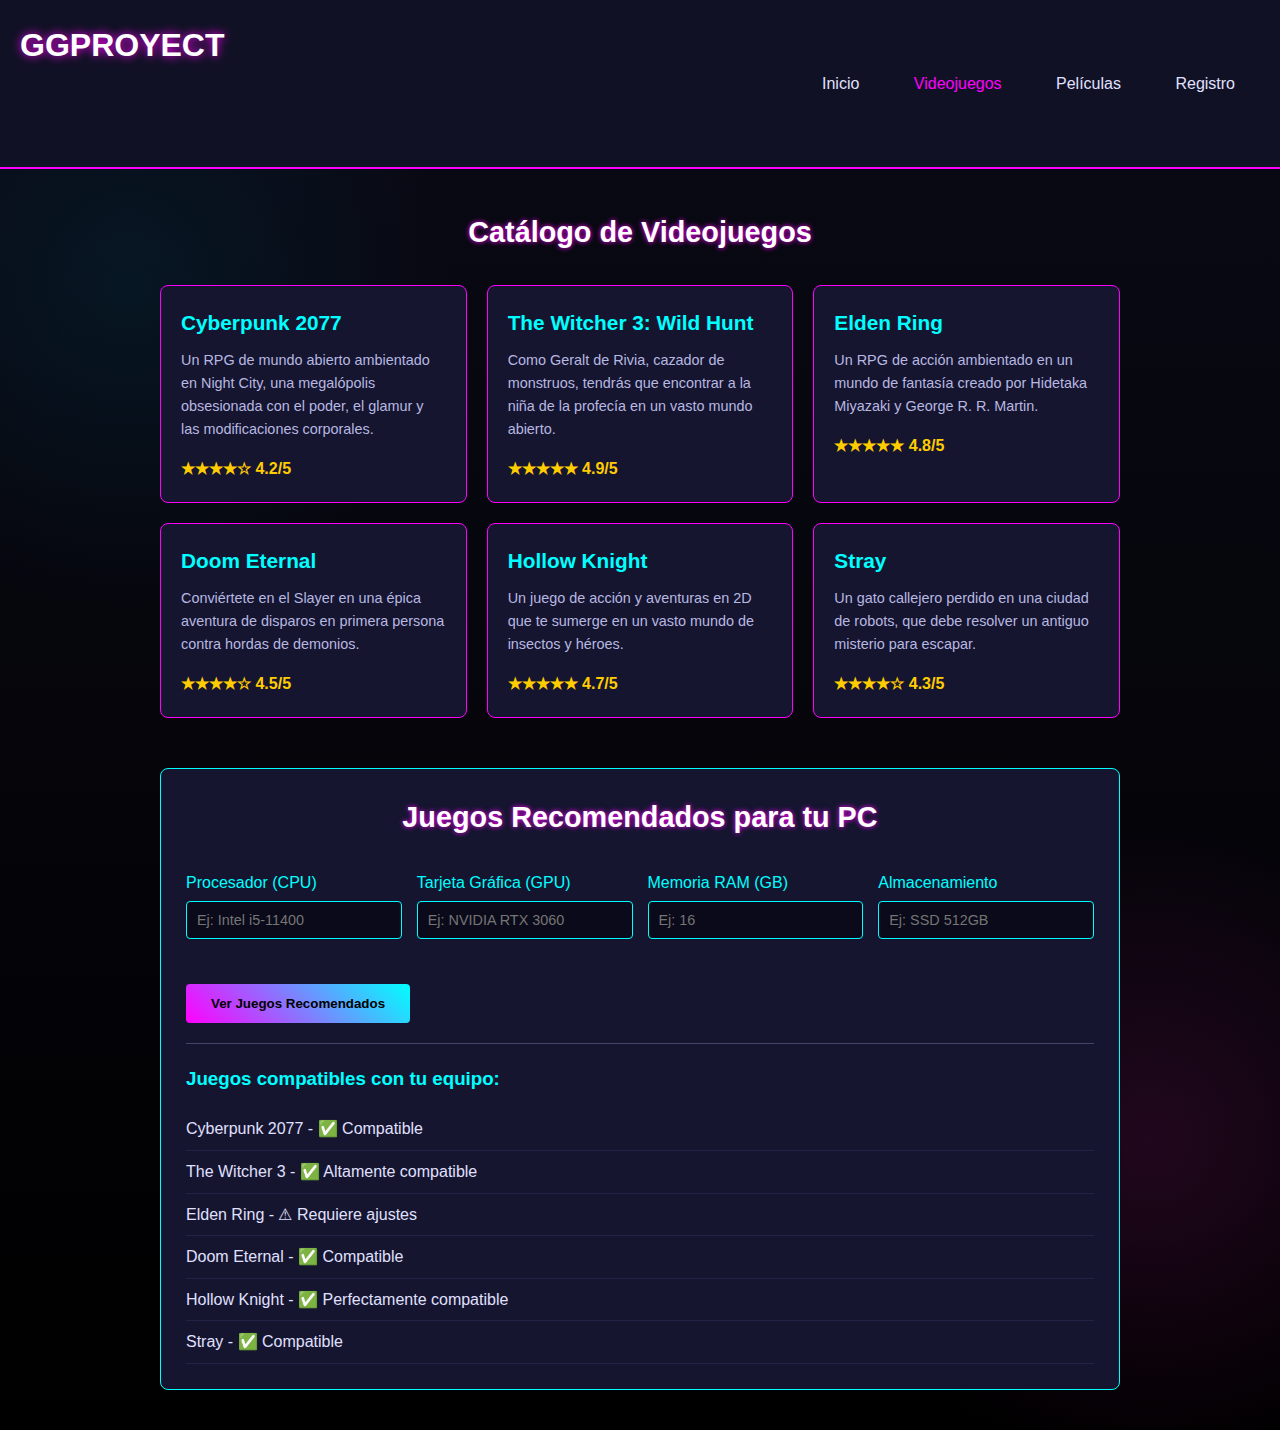
<file: Proyecto/lista_Videojuegos.html>
<!DOCTYPE html>
<html lang="es">
<head>
    <meta charset="UTF-8">
    <meta name="viewport" content="width=device-width, initial-scale=1.0">
    <title>Videojuegos | GGPROYECT</title>
    <link rel="stylesheet" href="Css_listas.css">
   
</head>
<body>
    <header>
        <div class="logo">GGPROYECT</div>
        <nav>
            <a href="index.html">Inicio</a>
            <a href="videojuegos.html" style="color: #ff00ff;">Videojuegos</a>
            <a href="peliculas.html">Películas</a>
            <a href="login.html">Registro</a>
        </nav>
    </header>
    
    <div class="main-content">
        <h2 class="section-title">Catálogo de Videojuegos</h2>
        
        <div class="games-grid">
            <div class="game-card">
                <h3 class="game-title">Cyberpunk 2077</h3>
                <p class="game-description">Un RPG de mundo abierto ambientado en Night City, una megalópolis obsesionada con el poder, el glamur y las modificaciones corporales.</p>
                <div class="game-rating">★★★★☆ 4.2/5</div>
            </div>
            
            <div class="game-card">
                <h3 class="game-title">The Witcher 3: Wild Hunt</h3>
                <p class="game-description">Como Geralt de Rivia, cazador de monstruos, tendrás que encontrar a la niña de la profecía en un vasto mundo abierto.</p>
                <div class="game-rating">★★★★★ 4.9/5</div>
            </div>
            
            <div class="game-card">
                <h3 class="game-title">Elden Ring</h3>
                <p class="game-description">Un RPG de acción ambientado en un mundo de fantasía creado por Hidetaka Miyazaki y George R. R. Martin.</p>
                <div class="game-rating">★★★★★ 4.8/5</div>
            </div>
            
            <div class="game-card">
                <h3 class="game-title">Doom Eternal</h3>
                <p class="game-description">Conviértete en el Slayer en una épica aventura de disparos en primera persona contra hordas de demonios.</p>
                <div class="game-rating">★★★★☆ 4.5/5</div>
            </div>
            
            <div class="game-card">
                <h3 class="game-title">Hollow Knight</h3>
                <p class="game-description">Un juego de acción y aventuras en 2D que te sumerge en un vasto mundo de insectos y héroes.</p>
                <div class="game-rating">★★★★★ 4.7/5</div>
            </div>
            
            <div class="game-card">
                <h3 class="game-title">Stray</h3>
                <p class="game-description">Un gato callejero perdido en una ciudad de robots, que debe resolver un antiguo misterio para escapar.</p>
                <div class="game-rating">★★★★☆ 4.3/5</div>
            </div>
        </div>
        
        <div class="pc-recommendations">
            <h2 class="section-title">Juegos Recomendados para tu PC</h2>
            
            <div class="specs-form">
                <div class="form-group">
                    <label for="cpu">Procesador (CPU)</label>
                    <input type="text" id="cpu" class="form-control" placeholder="Ej: Intel i5-11400">
                </div>
                
                <div class="form-group">
                    <label for="gpu">Tarjeta Gráfica (GPU)</label>
                    <input type="text" id="gpu" class="form-control" placeholder="Ej: NVIDIA RTX 3060">
                </div>
                
                <div class="form-group">
                    <label for="ram">Memoria RAM (GB)</label>
                    <input type="number" id="ram" class="form-control" placeholder="Ej: 16">
                </div>
                
                <div class="form-group">
                    <label for="storage">Almacenamiento</label>
                    <input type="text" id="storage" class="form-control" placeholder="Ej: SSD 512GB">
                </div>
            </div>
            
            <button class="submit-btn">Ver Juegos Recomendados</button>
            
            <div class="recommended-games">
                <h3 style="color: #00ffff; margin-bottom: 15px;">Juegos compatibles con tu equipo:</h3>
                <ul class="recommended-list">
                    <li>Cyberpunk 2077 - ✅ Compatible</li>
                    <li>The Witcher 3 - ✅ Altamente compatible</li>
                    <li>Elden Ring - ⚠ Requiere ajustes</li>
                    <li>Doom Eternal - ✅ Compatible</li>
                    <li>Hollow Knight - ✅ Perfectamente compatible</li>
                    <li>Stray - ✅ Compatible</li>
                </ul>
            </div>
        </div>
    </div>
    
    

   
</body>
</html>
</file>
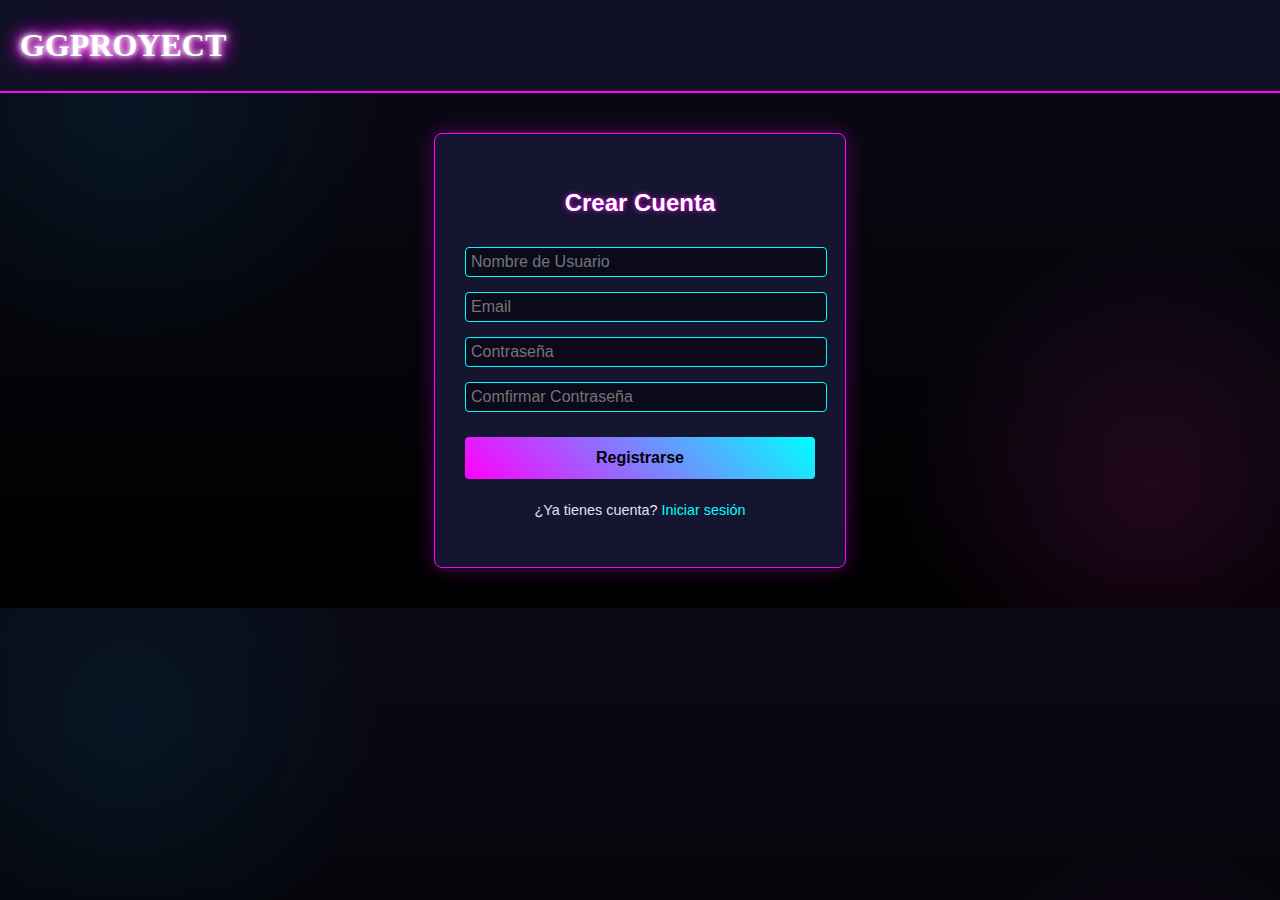
<file: Proyecto/login.html>
<!DOCTYPE html>
<html lang="es">
<head>
    <meta charset="UTF-8">
    <meta name="viewport" content="width=device-width, initial-scale=1.0">
    <title>Registro | GGPROYECT</title>
    <link rel="stylesheet" href="CSS.css">
  
</head>
<body>
    <header>
        <div class="logo">GGPROYECT</div>
    </header>
    
    <div class="register-container">
        <div class="register-box">
            <h2 class="register-title">Crear Cuenta</h2>
            <form id="registerForm">
                <div class="form-group">
                    <input type="text" class="form-control" placeholder="Nombre de Usuario" required>
                </div>
                
                <div class="form-group">
                    <input type="email" class="form-control" placeholder="Email" required>
                </div>
                
                <div class="form-group">
                    <input type="password" class="form-control" placeholder="Contraseña" required>
                </div>

                  <div class="form-group">
                    <input type="password" class="form-control" placeholder="Comfirmar Contraseña" required>
                </div>
                
                <button type="submit" class="submit-btn">Registrarse</button>
                
                <div class="login-link">
                    <p>¿Ya tienes cuenta? <a href="login.html">Iniciar sesión</a></p>
                </div>
            </form>
        </div>
    </div>
    
    
</body>
</html>
</file>
<file: css/css_general.css>
body {
            font-family: Arial, sans-serif; 
            background-color: blue;
            color: #e0e0ff;
            line-height: 1.6;
            overflow-x: hidden;
            background-image: 
                radial-gradient(circle at 10% 20%, rgba(0, 79, 107, 0.2) 0%, transparent 20%),
                radial-gradient(circle at 90% 80%, rgba(158, 25, 129, 0.2) 0%, transparent 20%),
                linear-gradient(to bottom, #0a0a16, #000000);
            margin: 0;
            padding: 0;
        }

         header {
            background: #111125;
            padding: 20px 40px;
            border-bottom: 2px solid #ff00ff;
            position: relative;
            align-items: center;
            
        }
        
        
        .logo {
            font-size: 2rem;
            font-weight: bold;
            color: #fff;
            text-shadow: 0 0 10px #ff00ff;
            text-align: left;
        }
        h3{
            font-size: 1.5rem; margin-top: 0;
        }

         nav {
            margin-bottom: 50px;
            text-align: right;
        }
        
        nav a {
            color: #e0e0ff;
            text-decoration: none;
            margin: 0 15px;
            padding: 5px 10px;
            border-radius: 3px;
        
        }
        
        nav a:hover {
            background: rgba(255, 0, 255, 0.2);
        }
        
        .register-container {
            flex: 1;
            display: flex;
            align-items: center;
            justify-content: center;
            padding: 40px 20px;
        }
        
        .register-box {
            background: #151530;
            border: 1px solid #ff00ff;
            border-radius: 8px;
            padding: 30px;
            width: 100%;
            max-width: 350px;
            box-shadow: 0 0 20px rgba(255, 0, 255, 0.3);
        }
        
        .register-title {
            text-align: center;
            margin-bottom: 25px;
            font-size: 1.5rem;
            color: #fff;
            text-shadow: 0 0 5px #ff00ff;
        }
        
        .form-group {
            margin-bottom: 15px;
        }
        
        .form-control {
            width: 100%;
            padding: 5px;
            background: #0a0a1a;
            border: 1px solid #00ffff;
            border-radius: 4px;
            color: #fff;
            font-size: 1rem;
        }
        
        .form-control:focus {
            outline: none;
            border-color: #ff00ff;
            box-shadow: 0 0 8px rgba(255, 0, 255, 0.5);
        }
        
        .submit-btn {
            width: 100%;
            padding: 12px;
            background: linear-gradient(45deg, #ff00ff, #00ffff);
            color: #000;
            border: none;
            border-radius: 4px;
            font-weight: bold;
            font-size: 1rem;
            cursor: pointer;
            margin-top: 10px;
        }

         .submit-btn2 {
            
            display: inline-block;
            padding: 12px 25px;
            background: linear-gradient(45deg, #ff00ff, #00ffff);
            color: #000;
            border: none;
            border-radius: 4px;
            font-weight: bold;
            font-size: 1rem;
            text-decoration: none;
            cursor: pointer;
            margin-top: 15px;
            font-family: Arial, sans-serif;
        }

        
        

        .submit-btn-principal:hover  {
            opacity: 0.9;
        }

        .submit-btn:hover  {
            opacity: 0.9;
        }
        
        .login-link {
            text-align: center;
            margin-top: 20px;
            font-size: 0.9rem;
        }
        
        .login-link a {
            color: #00ffff;
            text-decoration: none;
        }

         footer {
            background: #111125;
            padding: 20px;
            border-top: 2px solid #00ffff;
            text-align: center;
        }

        .footer-content {
            max-width: 1200px;
            margin: 0 auto;
        }

        footer .logo {
             padding: 0;
             margin-bottom: 5px;
        }
        
        .highlight-text {
            font-family: "Times New Roman", Times, serif; 
            color: #ffffff; 
           
            text-shadow: 
                0 0 5px #ffffff,
                0 0 10px #ffffff,
                0 0 15px #ff00ff,
                0 0 20px #ff00ff,
                0 0 25px #ff00ff;
        }

        .main-content {
            display: flex;
            flex-direction: column;
            align-items: center; 
            text-align: center;
            padding: 40px 20px;
            min-height: calc(100vh - 120px); 
        }
        
        .hero-section {
            margin-bottom: 30px;
        }

        .hero-title {
            font-size: 2.5rem;
        }

        .hero-subtitle {
            font-size: 1.2rem;
            color: #00ffff;
            font-family: Arial, sans-serif; 
            text-shadow: none;
        }

         .logo, .hero-title, .simple-content-box h2 {
         
            color: #ffffff; 
            text-shadow: 
                0 0 5px #ffffff,
                0 0 10px #ffffff,
                0 0 15px #ff00ff,
                0 0 20px #ff00ff,
                0 0 25px #ff00ff;
            font-family: "Times New Roman", Times, serif;
        }

        .simple-content-box {
            background: #151530; 
            border: 1px solid #ff00ff;
            border-radius: 8px;
            padding: 30px;
            width: 90%;
            max-width: 800px; 
            box-shadow: 0 0 20px rgba(255, 0, 255, 0.3);
            margin-top: 30px;
        }

        .simple-content-box h2 {
            margin-top: 0;
            margin-bottom: 20px;
        }
        
        
        .search-container {
            margin-bottom: 25px;
            width: 100%;
            flex: auto;
            justify-content: center;
        }

        .search-input {
            width: 80%;
            padding: 12px;
            background: #0a0a1a;
            border: 1px solid #00ffff;
            border-right: none;
            border-radius: 4px 0 0 4px;
            color: #fff;
            font-size: 1rem;
            box-shadow: 0 0 5px rgba(0, 255, 255, 0.5);
            font-family: Arial, sans-serif;
        }

        .search-input:focus {
            outline: none;
            border-color: #ff00ff;
            box-shadow: 0 0 8px rgba(255, 0, 255, 0.5);
        }

        .search-button {
            padding: 12px 20px;
            background: linear-gradient(45deg, #ff00ff, #00ffff);
            color: #000;
            border: none;
            border-radius: 0 4px 4px 0;
            font-weight: bold;
            font-size: 1rem;
            cursor: pointer;
            font-family: Arial, sans-serif;
        }
        
        .search-button:hover {
            opacity: 0.9;
        }
</file>
<file: css/listas.css>
*{
            margin: 0;
            padding: 0;
            box-sizing: border-box;
            font-family: Arial, sans-serif;
        }
        
        body {
            background-color: blue;
            color: #e0e0ff;
            line-height: 1.6;
            overflow-x: hidden;
            background-image: 
                radial-gradient(circle at 10% 20%, rgba(0, 79, 107, 0.2) 0%, transparent 20%),
                radial-gradient(circle at 90% 80%, rgba(158, 25, 129, 0.2) 0%, transparent 20%),
                linear-gradient(to bottom, #0a0a16, #000000);
        }
        header {
            background: #111125;
            padding: 20px 40px;
            border-bottom: 2px solid #ff00ff;
            position: relative;
            display: flex;
            align-items: center;
            justify-content: space-between;
    
}

.buscador-container {
    position: absolute;
    left: 50%;
    transform: translateX(-50%);
}

#buscador {
    padding: 8px 14px;
    border-radius: 20px;
    border: 2px solid #ff00ff;
    background-color: #0b0b1f;
    color: #ffffff;
    outline: none;
    width: 300px;
    transition: 0.3s;
}

#buscador::placeholder {
    color: #bbbbbb;
}

#buscador:focus {
    box-shadow: 0 0 10px #ff00ff;
}
        
    
        .logo {
            font-size: 2rem;
            font-weight: bold;
            color: #fff;
            text-shadow: 0 0 10px #ff00ff;
            text-align: left;
        }
        
        h3{color: #00ffff; margin-bottom: 15px;

        }
        nav {
            margin-bottom: 50px;
            text-align: right;
        }
        
        nav a {
            color: #e0e0ff;
            text-decoration: none;
            margin: 0 15px;
            padding: 5px 10px;
            border-radius: 3px;
        
        }
        
        nav a:hover {
            background: rgba(255, 0, 255, 0.2);
        }
        
        .main-content {
            flex: 1;
            padding: 40px 20px;
            max-width: 1000px;
            margin: 0 auto;
            width: 100%;
        }
        
        .section-title {
            text-align: center;
            margin-bottom: 30px;
            font-size: 1.8rem;
            color: #fff;
            text-shadow: 0 0 5px #ff00ff;
        }
        
        .games-grid {
            display: flex;
            flex-wrap: wrap;
            gap: 20px;
            justify-content: center;
        }
        
        .game-card {
            flex: 1 1 300px;
            background: #151530;
            border: 1px solid #ff00ff;
            border-radius: 8px;
            padding: 20px;
            transition: transform 0.3s;
        }
        
        .game-card:hover {
            transform: translateY(-5px);
            box-shadow: 0 5px 15px rgba(255, 0, 255, 0.3);
        }
        
        .game-title {
            font-size: 1.3rem;
            color: #00ffff;
            margin-bottom: 10px;
        }
        
        .game-description {
            color: #b8b8e0;
            margin-bottom: 15px;
            font-size: 0.9rem;
        }
        
        .game-rating {
            color: #ffcc00;
            font-weight: bold;
        }
        
        .pc-recommendations {
            background: #151530;
            border: 1px solid #00ffff;
            border-radius: 8px;
            padding: 25px;
            margin-top: 30px;
        }
        
        .specs-form {
            display: grid;
            grid-template-columns: repeat(auto-fit, minmax(200px, 1fr));
            gap: 15px;
            margin-bottom: 20px;
        }
        
        .form-group {
            margin-bottom: 15px;
        }
        
        .form-group label {
            display: block;
            margin-bottom: 5px;
            color: #00ffff;
        }
        
        .form-control {
            width: 100%;
            padding: 10px;
            background: #0a0a1a;
            border: 1px solid #00ffff;
            border-radius: 4px;
            color: #fff;
            font-size: 0.9rem;
        }
        
        .submit-btn {
            padding: 12px 25px;
            background: linear-gradient(45deg, #ff00ff, #00ffff);
            color: #000;
            border: none;
            border-radius: 4px;
            font-weight: bold;
            cursor: pointer;
            margin-top: 10px;
        }
        
        .submit-btn:hover {
            opacity: 0.9;
        }
        
        .recommended-games {
            margin-top: 20px;
            padding-top: 20px;
            border-top: 1px solid #444466;
        }
        
        .recommended-list {
            list-style: none;
        }
        
        .recommended-list li {
            padding: 8px 0;
            border-bottom: 1px solid #222244;
        }
</file>
<file: estilos/listas.css>
*{
            margin: 0;
            padding: 0;
            box-sizing: border-box;
            font-family: Arial, sans-serif;
        }
        
        body {
            background-color: blue;
            color: #e0e0ff;
            line-height: 1.6;
            overflow-x: hidden;
            background-image: 
                radial-gradient(circle at 10% 20%, rgba(0, 79, 107, 0.2) 0%, transparent 20%),
                radial-gradient(circle at 90% 80%, rgba(158, 25, 129, 0.2) 0%, transparent 20%),
                linear-gradient(to bottom, #0a0a16, #000000);
        }
        header {
            background: #111125;
            padding: 20px;
            border-bottom: 2px solid #ff00ff;
        }
        
        .logo {
            font-size: 2rem;
            font-weight: bold;
            color: #fff;
            text-shadow: 0 0 10px #ff00ff;
            text-align: left;
        }

        h3{
            color: #00ffff; margin-bottom: 15px;

        }
        nav {
            margin-bottom: 50px;
            text-align: right;
        }
        
        nav a {
            color: #e0e0ff;
            text-decoration: none;
            margin: 0 15px;
            padding: 5px 10px;
            border-radius: 3px;
        
        }
        
        nav a:hover {
            background: rgba(255, 0, 255, 0.2);
        }
        
        .main-content {
            flex: 1;
            padding: 40px 20px;
            max-width: 1000px;
            margin: 0 auto;
            width: 100%;
        }
        
        .section-title {
            text-align: center;
            margin-bottom: 30px;
            font-size: 1.8rem;
            color: #fff;
            text-shadow: 0 0 5px #ff00ff;
        }
        
        .games-grid {
            display: grid;
            grid-template-columns: repeat(auto-fill, minmax(300px, 1fr));
            gap: 20px;
            margin-bottom: 50px;
        }
        
        .game-card {
            background: #151530;
            border: 1px solid #ff00ff;
            border-radius: 8px;
            padding: 20px;
            transition: transform 0.3s;
        }
        
        .game-card:hover {
            transform: translateY(-5px);
            box-shadow: 0 5px 15px rgba(255, 0, 255, 0.3);
        }
        
        .game-title {
            font-size: 1.3rem;
            color: #00ffff;
            margin-bottom: 10px;
        }
        
        .game-description {
            color: #b8b8e0;
            margin-bottom: 15px;
            font-size: 0.9rem;
        }
        
        .game-rating {
            color: #ffcc00;
            font-weight: bold;
        }
        
        .pc-recommendations {
            background: #151530;
            border: 1px solid #00ffff;
            border-radius: 8px;
            padding: 25px;
            margin-top: 30px;
        }
        
        .specs-form {
            display: grid;
            grid-template-columns: repeat(auto-fit, minmax(200px, 1fr));
            gap: 15px;
            margin-bottom: 20px;
        }
        
        .form-group {
            margin-bottom: 15px;
        }
        
        .form-group label {
            display: block;
            margin-bottom: 5px;
            color: #00ffff;
        }
        
        .form-control {
            width: 100%;
            padding: 10px;
            background: #0a0a1a;
            border: 1px solid #00ffff;
            border-radius: 4px;
            color: #fff;
            font-size: 0.9rem;
        }
        
        .submit-btn {
            padding: 12px 25px;
            background: linear-gradient(45deg, #ff00ff, #00ffff);
            color: #000;
            border: none;
            border-radius: 4px;
            font-weight: bold;
            cursor: pointer;
            margin-top: 10px;
        }
        
        .submit-btn:hover {
            opacity: 0.9;
        }
        
        .recommended-games {
            margin-top: 20px;
            padding-top: 20px;
            border-top: 1px solid #444466;
        }
        
        .recommended-list {
            list-style: none;
        }
        
        .recommended-list li {
            padding: 8px 0;
            border-bottom: 1px solid #222244;
        }
</file>
<file: Proyecto/Css_listas.css>
*{
            margin: 0;
            padding: 0;
            box-sizing: border-box;
            font-family: Arial, sans-serif;
        }
        
        body {
            background-color: blue;
            color: #e0e0ff;
            line-height: 1.6;
            overflow-x: hidden;
            background-image: 
                radial-gradient(circle at 10% 20%, rgba(0, 79, 107, 0.2) 0%, transparent 20%),
                radial-gradient(circle at 90% 80%, rgba(158, 25, 129, 0.2) 0%, transparent 20%),
                linear-gradient(to bottom, #0a0a16, #000000);
        }
        header {
            background: #111125;
            padding: 20px;
            border-bottom: 2px solid #ff00ff;
        }
        
        .logo {
            font-size: 2rem;
            font-weight: bold;
            color: #fff;
            text-shadow: 0 0 10px #ff00ff;
            text-align: left;
        }
        
        nav {
            margin-bottom: 50px;
            text-align: right;
        }
        
        nav a {
            color: #e0e0ff;
            text-decoration: none;
            margin: 0 15px;
            padding: 5px 10px;
            border-radius: 3px;
        
        }
        
        nav a:hover {
            background: rgba(255, 0, 255, 0.2);
        }
        
        .main-content {
            flex: 1;
            padding: 40px 20px;
            max-width: 1000px;
            margin: 0 auto;
            width: 100%;
        }
        
        .section-title {
            text-align: center;
            margin-bottom: 30px;
            font-size: 1.8rem;
            color: #fff;
            text-shadow: 0 0 5px #ff00ff;
        }
        
        .games-grid {
            display: grid;
            grid-template-columns: repeat(auto-fill, minmax(300px, 1fr));
            gap: 20px;
            margin-bottom: 50px;
        }
        
        .game-card {
            background: #151530;
            border: 1px solid #ff00ff;
            border-radius: 8px;
            padding: 20px;
            transition: transform 0.3s;
        }
        
        .game-card:hover {
            transform: translateY(-5px);
            box-shadow: 0 5px 15px rgba(255, 0, 255, 0.3);
        }
        
        .game-title {
            font-size: 1.3rem;
            color: #00ffff;
            margin-bottom: 10px;
        }
        
        .game-description {
            color: #b8b8e0;
            margin-bottom: 15px;
            font-size: 0.9rem;
        }
        
        .game-rating {
            color: #ffcc00;
            font-weight: bold;
        }
        
        .pc-recommendations {
            background: #151530;
            border: 1px solid #00ffff;
            border-radius: 8px;
            padding: 25px;
            margin-top: 30px;
        }
        
        .specs-form {
            display: grid;
            grid-template-columns: repeat(auto-fit, minmax(200px, 1fr));
            gap: 15px;
            margin-bottom: 20px;
        }
        
        .form-group {
            margin-bottom: 15px;
        }
        
        .form-group label {
            display: block;
            margin-bottom: 5px;
            color: #00ffff;
        }
        
        .form-control {
            width: 100%;
            padding: 10px;
            background: #0a0a1a;
            border: 1px solid #00ffff;
            border-radius: 4px;
            color: #fff;
            font-size: 0.9rem;
        }
        
        .submit-btn {
            padding: 12px 25px;
            background: linear-gradient(45deg, #ff00ff, #00ffff);
            color: #000;
            border: none;
            border-radius: 4px;
            font-weight: bold;
            cursor: pointer;
            margin-top: 10px;
        }
        
        .submit-btn:hover {
            opacity: 0.9;
        }
        
        .recommended-games {
            margin-top: 20px;
            padding-top: 20px;
            border-top: 1px solid #444466;
        }
        
        .recommended-list {
            list-style: none;
        }
        
        .recommended-list li {
            padding: 8px 0;
            border-bottom: 1px solid #222244;
        }
</file>
<file: Proyecto/CSS.css>
body {
            font-family: Arial, sans-serif; /* Fuente base */
            background-color: blue;
            color: #e0e0ff;
            line-height: 1.6;
            overflow-x: hidden;
            background-image: 
                radial-gradient(circle at 10% 20%, rgba(0, 79, 107, 0.2) 0%, transparent 20%),
                radial-gradient(circle at 90% 80%, rgba(158, 25, 129, 0.2) 0%, transparent 20%),
                linear-gradient(to bottom, #0a0a16, #000000);
            margin: 0;
            padding: 0;
        }

         header {
            background: #111125;
            padding: 20px;
            border-bottom: 2px solid #ff00ff;
           
            align-items: center;
            
        }
        
        
        .logo {
            font-size: 2rem;
            font-weight: bold;
            color: #fff;
            text-shadow: 0 0 10px #ff00ff;
            text-align: left;
        }

         nav {
            margin-bottom: 50px;
            text-align: right;
        }
        
        nav a {
            color: #e0e0ff;
            text-decoration: none;
            margin: 0 15px;
            padding: 5px 10px;
            border-radius: 3px;
        
        }
        
        nav a:hover {
            background: rgba(255, 0, 255, 0.2);
        }
        
        .register-container {
            flex: 1;
            display: flex;
            align-items: center;
            justify-content: center;
            padding: 40px 20px;
        }
        
        .register-box {
            background: #151530;
            border: 1px solid #ff00ff;
            border-radius: 8px;
            padding: 30px;
            width: 100%;
            max-width: 350px;
            box-shadow: 0 0 20px rgba(255, 0, 255, 0.3);
        }
        
        .register-title {
            text-align: center;
            margin-bottom: 25px;
            font-size: 1.5rem;
            color: #fff;
            text-shadow: 0 0 5px #ff00ff;
        }
        
        .form-group {
            margin-bottom: 15px;
        }
        
        .form-control {
            width: 100%;
            padding: 5px;
            background: #0a0a1a;
            border: 1px solid #00ffff;
            border-radius: 4px;
            color: #fff;
            font-size: 1rem;
        }
        
        .form-control:focus {
            outline: none;
            border-color: #ff00ff;
            box-shadow: 0 0 8px rgba(255, 0, 255, 0.5);
        }
        
        .submit-btn {
            width: 100%;
            padding: 12px;
            background: linear-gradient(45deg, #ff00ff, #00ffff);
            color: #000;
            border: none;
            border-radius: 4px;
            font-weight: bold;
            font-size: 1rem;
            cursor: pointer;
            margin-top: 10px;
        }

         .submit-btn2 {
            display: inline-block;
            padding: 12px 25px;
            background: linear-gradient(45deg, #ff00ff, #00ffff);
            color: #000;
            border: none;
            border-radius: 4px;
            font-weight: bold;
            font-size: 1rem;
            text-decoration: none;
            cursor: pointer;
            margin-top: 15px;
            font-family: Arial, sans-serif;
        }
        
        .submit-btn:hover {
            opacity: 0.9;
        }
        
        .login-link {
            text-align: center;
            margin-top: 20px;
            font-size: 0.9rem;
        }
        
        .login-link a {
            color: #00ffff;
            text-decoration: none;
        }

         footer {
            background: #111125;
            padding: 20px;
            border-top: 2px solid #00ffff;
            text-align: center;
        }

        .footer-content {
            max-width: 1200px;
            margin: 0 auto;
        }

        footer .logo {
             padding: 0;
             margin-bottom: 5px;
        }
        
        .highlight-text {
            font-family: "Times New Roman", Times, serif; /* Fuente más formal/seriada */
            color: #ffffff; /* Color de base blanco */
            /* Efecto neón: Sombra blanca suave y sombra rosa/magenta intensa */
            text-shadow: 
                0 0 5px #ffffff,
                0 0 10px #ffffff,
                0 0 15px #ff00ff,
                0 0 20px #ff00ff,
                0 0 25px #ff00ff;
        }

        .main-content {
            display: flex;
            flex-direction: column;
            align-items: center; 
            text-align: center;
            padding: 40px 20px;
            min-height: calc(100vh - 120px); 
        }
        
        .hero-section {
            margin-bottom: 30px;
        }

        .hero-title {
            font-size: 2.5rem;
        }

        .hero-subtitle {
            font-size: 1.2rem;
            color: #00ffff;
            font-family: Arial, sans-serif; /* Deja el subtítulo en fuente simple */
            text-shadow: none;
        }

         .logo, .hero-title, .simple-content-box h2 {
         
            color: #ffffff; 
            text-shadow: 
                0 0 5px #ffffff,
                0 0 10px #ffffff,
                0 0 15px #ff00ff,
                0 0 20px #ff00ff,
                0 0 25px #ff00ff;
            font-family: "Times New Roman", Times, serif;
        }

        .simple-content-box {
            background: #151530; 
            border: 1px solid #ff00ff;
            border-radius: 8px;
            padding: 30px;
            width: 90%;
            max-width: 800px; 
            box-shadow: 0 0 20px rgba(255, 0, 255, 0.3);
            margin-top: 30px;
        }

        .simple-content-box h2 {
            margin-top: 0;
            margin-bottom: 20px;
        }
        
        
        .search-container {
            margin-bottom: 25px;
            width: 100%;
            display: flex;
            justify-content: center;
        }

        .search-input {
            width: 80%;
            padding: 12px;
            background: #0a0a1a;
            border: 1px solid #00ffff;
            border-right: none;
            border-radius: 4px 0 0 4px;
            color: #fff;
            font-size: 1rem;
            box-shadow: 0 0 5px rgba(0, 255, 255, 0.5);
            font-family: Arial, sans-serif;
        }

        .search-input:focus {
            outline: none;
            border-color: #ff00ff;
            box-shadow: 0 0 8px rgba(255, 0, 255, 0.5);
        }

        .search-button {
            padding: 12px 20px;
            background: linear-gradient(45deg, #ff00ff, #00ffff);
            color: #000;
            border: none;
            border-radius: 0 4px 4px 0;
            font-weight: bold;
            font-size: 1rem;
            cursor: pointer;
            font-family: Arial, sans-serif;
        }
        
        .search-button:hover {
            opacity: 0.9;
        }
</file>
